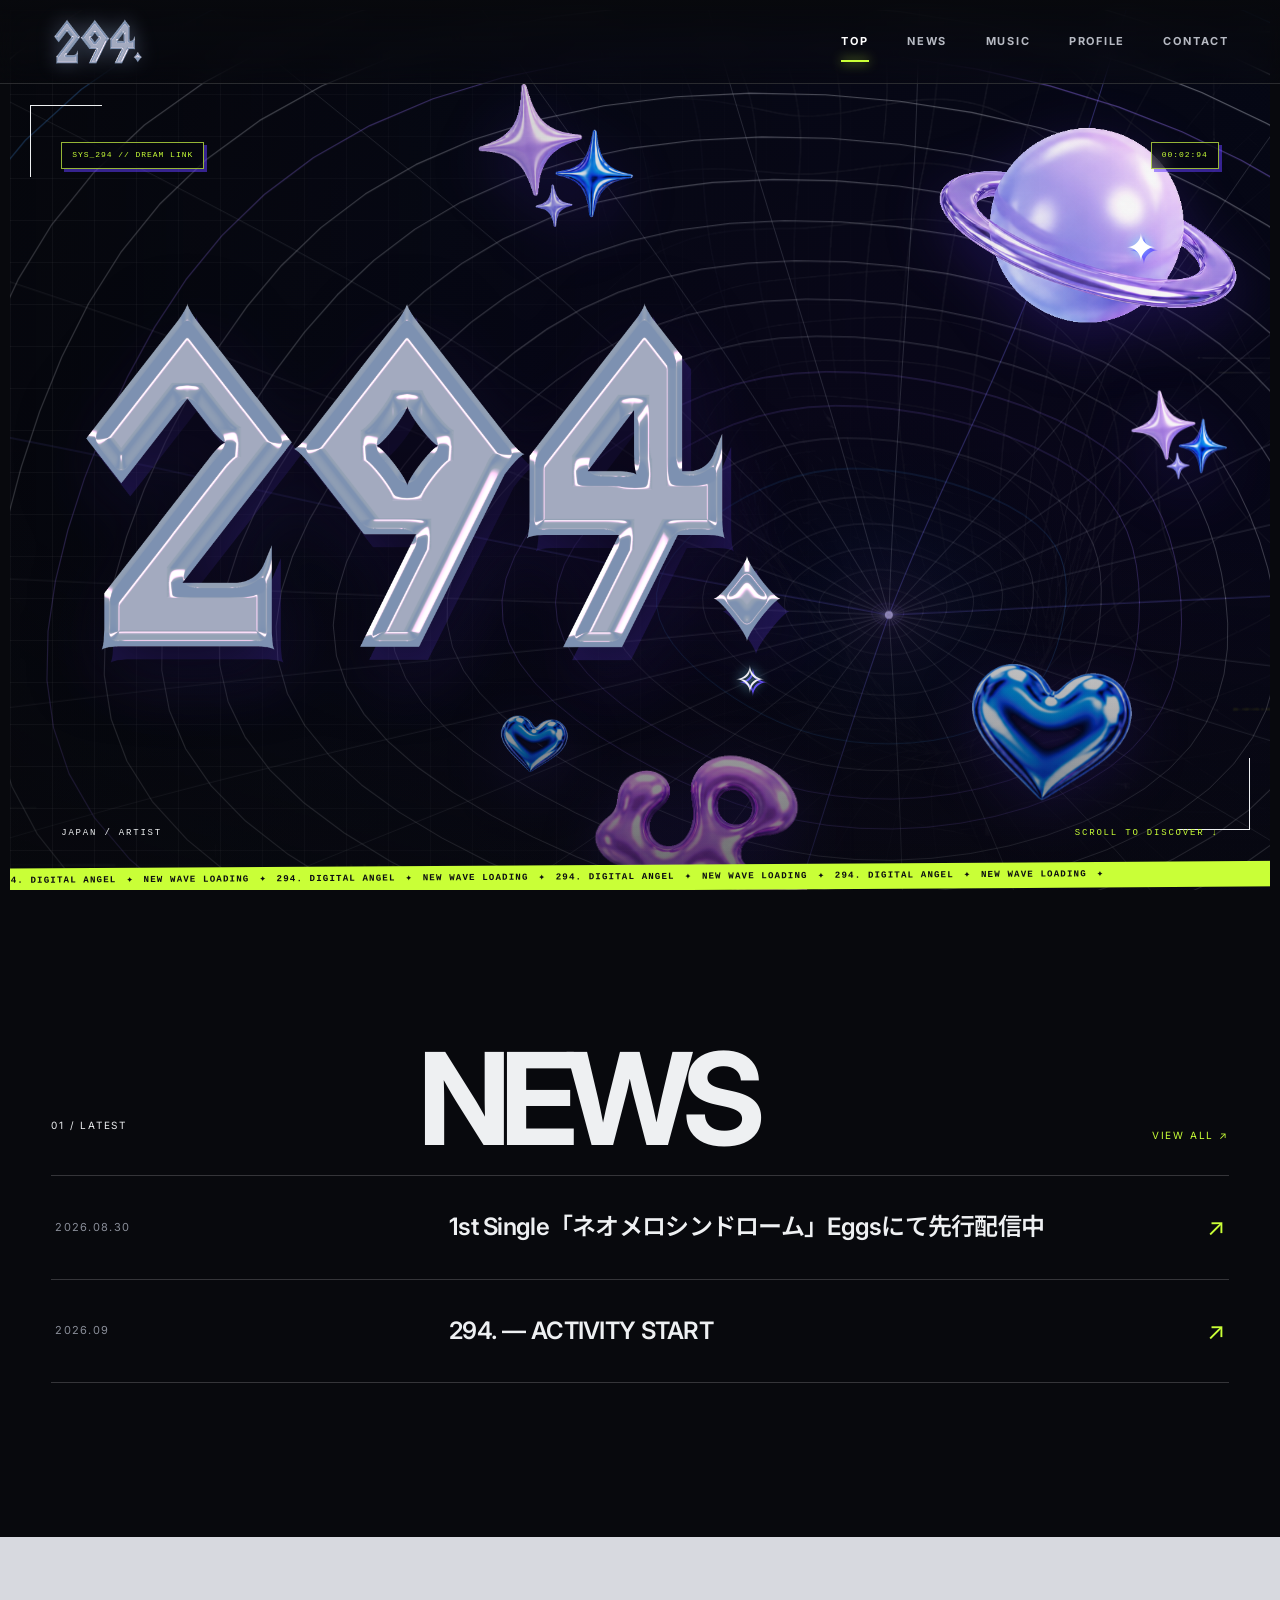
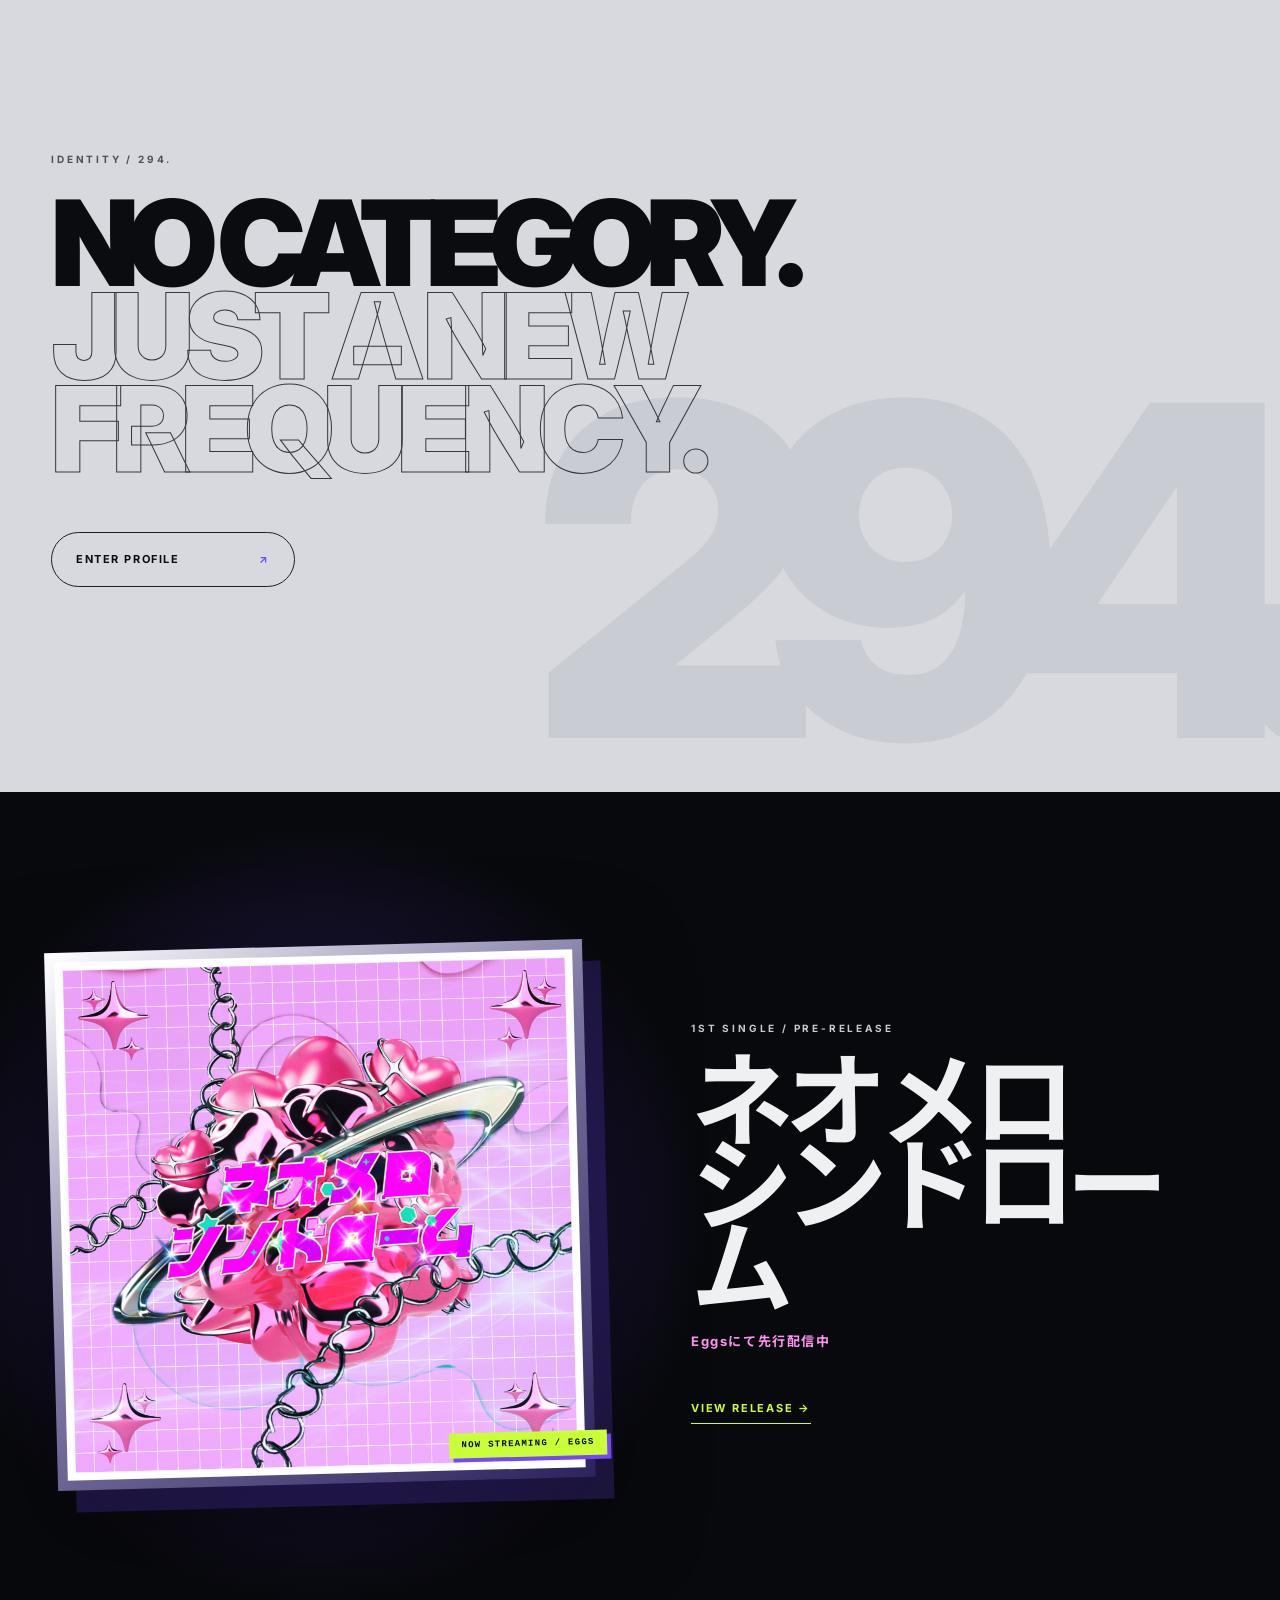
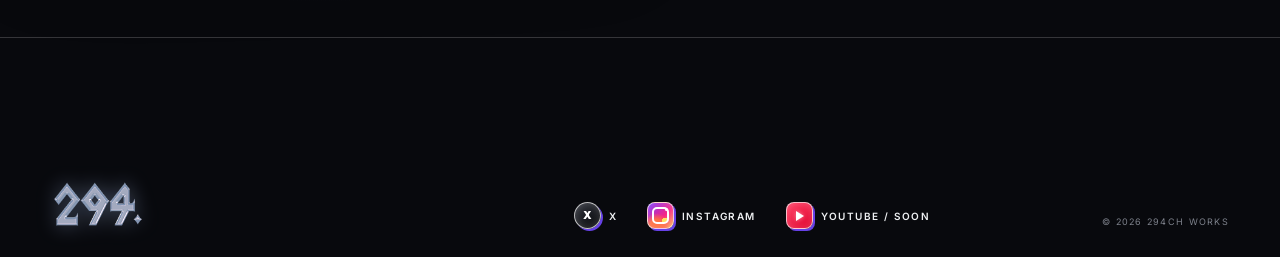
<file: index.html>
<!doctype html>
<html lang="ja" data-page="top">
<head>
  <meta charset="utf-8">
  <meta name="viewport" content="width=device-width,initial-scale=1">
  <meta name="theme-color" content="#08090d">
  <meta name="description" content="アーティスト 294. のオフィシャルサイト。最新情報、音楽、プロフィールはこちら。">
  <title>294. — Official Website</title>
  <meta property="og:title" content="294. — 1st Single『ネオメロシンドローム』">
  <meta property="og:description" content="1st Single『ネオメロシンドローム』Eggsにて先行配信中。">
  <meta property="og:type" content="website">
  <meta property="og:image" content="https://294ch.com/assets/images/og-294-neomero.png">
  <meta name="twitter:card" content="summary_large_image">
  <meta name="twitter:title" content="294. — 1st Single『ネオメロシンドローム』">
  <meta name="twitter:description" content="Eggsにて先行配信中。">
  <meta name="twitter:image" content="https://294ch.com/assets/images/og-294-neomero.png">
  <link rel="stylesheet" href="/assets/site.css?v=20260830-2">
  <script defer src="/assets/site.js?v=20260830-2"></script>
</head>
<body>
  <header class="site-header">
    <a class="wordmark" href="/" aria-label="294. トップへ"><img src="/assets/images/294-logo.png" alt="294."></a>
    <button class="menu-button" type="button" aria-expanded="false" aria-controls="site-nav"><span></span><span></span><span></span><b>MENU</b></button>
    <nav id="site-nav" class="site-nav" aria-label="メインメニュー">
      <a class="active" href="/">TOP</a><a href="/news/">NEWS</a><a href="/discography/">MUSIC</a><a href="/about/">PROFILE</a><a href="/contact/">CONTACT</a>
    </nav>
  </header>

  <main>
    <section class="hero">
      <div class="tunnel-stage">
        <img class="tunnel-texture" src="/assets/images/294-y2k-base-v3.png?v=20260806-9" alt="ワイヤーフレームの無限回廊が続く294.のY2Kキービジュアル">
        <canvas class="tunnel-canvas" aria-hidden="true"></canvas>
      </div>
      <div class="object-stage" aria-hidden="true">
        <span class="object-layer object-planet" data-depth="1.2"></span>
        <span class="object-layer object-heart" data-depth="1.8"></span>
        <span class="object-layer object-stars" data-depth="2.3"></span>
        <span class="object-layer object-blob" data-depth="1.5"></span>
        <span class="object-layer object-heart-mini" data-depth="2.8"></span>
        <span class="object-layer object-stars-mini" data-depth="3.1"></span>
      </div>
      <div class="hero-shade"></div>
      <div class="y2k-layer" aria-hidden="true">
        <span class="pixel-star star-a">✦</span><span class="pixel-star star-b">✧</span>
        <span class="hud-code">SYS_294 // DREAM LINK</span>
        <span class="hud-time">00:02:94</span>
        <span class="corner corner-a"></span><span class="corner corner-b"></span>
      </div>
      <div class="hero-copy">
        <h1 class="hero-logo"><img src="/assets/images/294-logo.png" alt="294."></h1>
      </div>
      <div class="hero-footer"><span>JAPAN / ARTIST</span><a href="#latest">SCROLL TO DISCOVER ↓</a></div>
      <div class="signal-strip" aria-hidden="true"><span>294. DIGITAL ANGEL　✦　NEW WAVE LOADING　✦　294. DIGITAL ANGEL　✦　NEW WAVE LOADING　✦　</span><span>294. DIGITAL ANGEL　✦　NEW WAVE LOADING　✦　294. DIGITAL ANGEL　✦　NEW WAVE LOADING　✦　</span></div>
    </section>

    <section id="latest" class="section latest reveal">
      <div class="section-head"><p>01 / LATEST</p><h2>NEWS</h2><a href="/news/">VIEW ALL ↗</a></div>
      <a class="news-feature" href="/news/#neomero">
        <span class="news-date">2026.08.30</span>
        <span class="news-title">1st Single「ネオメロシンドローム」Eggsにて先行配信中</span>
        <span class="arrow">↗</span>
      </a>
      <a class="news-feature" href="/news/#start">
        <span class="news-date">2026.09</span>
        <span class="news-title">294. — ACTIVITY START</span>
        <span class="arrow">↗</span>
      </a>
    </section>

    <section class="statement reveal">
      <p class="eyebrow">IDENTITY / 294.</p>
      <p class="statement-copy">NO CATEGORY.<br><span>JUST A NEW FREQUENCY.</span></p>
      <a class="pill" href="/about/">ENTER PROFILE <span>↗</span></a>
    </section>

    <section class="music-tease reveal">
      <a class="single-art-card" href="/discography/" aria-label="ネオメロシンドロームの詳細を見る"><img src="/assets/images/neo-melo-syndrome.jpg" alt="1st Single ネオメロシンドローム アートワーク"><span>NOW STREAMING / EGGS</span></a>
      <div><p class="eyebrow">1ST SINGLE / PRE-RELEASE</p><h2>ネオメロ<br>シンドローム</h2><p class="release-status">Eggsにて先行配信中</p><a class="text-link" href="/discography/">VIEW RELEASE →</a></div>
    </section>
  </main>

  <footer class="site-footer"><a class="wordmark" href="/" aria-label="294. トップへ"><img src="/assets/images/294-logo.png" alt="294."></a><div class="footer-links"><a href="https://x.com/294ch_com" target="_blank" rel="noopener"><span class="social-icon social-x" aria-hidden="true">X</span><b>X</b></a><a href="https://www.instagram.com/294ch_com/" target="_blank" rel="noopener"><span class="social-icon social-instagram" aria-hidden="true"></span><b>INSTAGRAM</b></a><a href="#" aria-label="YouTube 準備中"><span class="social-icon social-youtube" aria-hidden="true"></span><b>YOUTUBE / SOON</b></a></div><small>© 2026 294CH WORKS</small></footer>
</body>
</html>
</file>
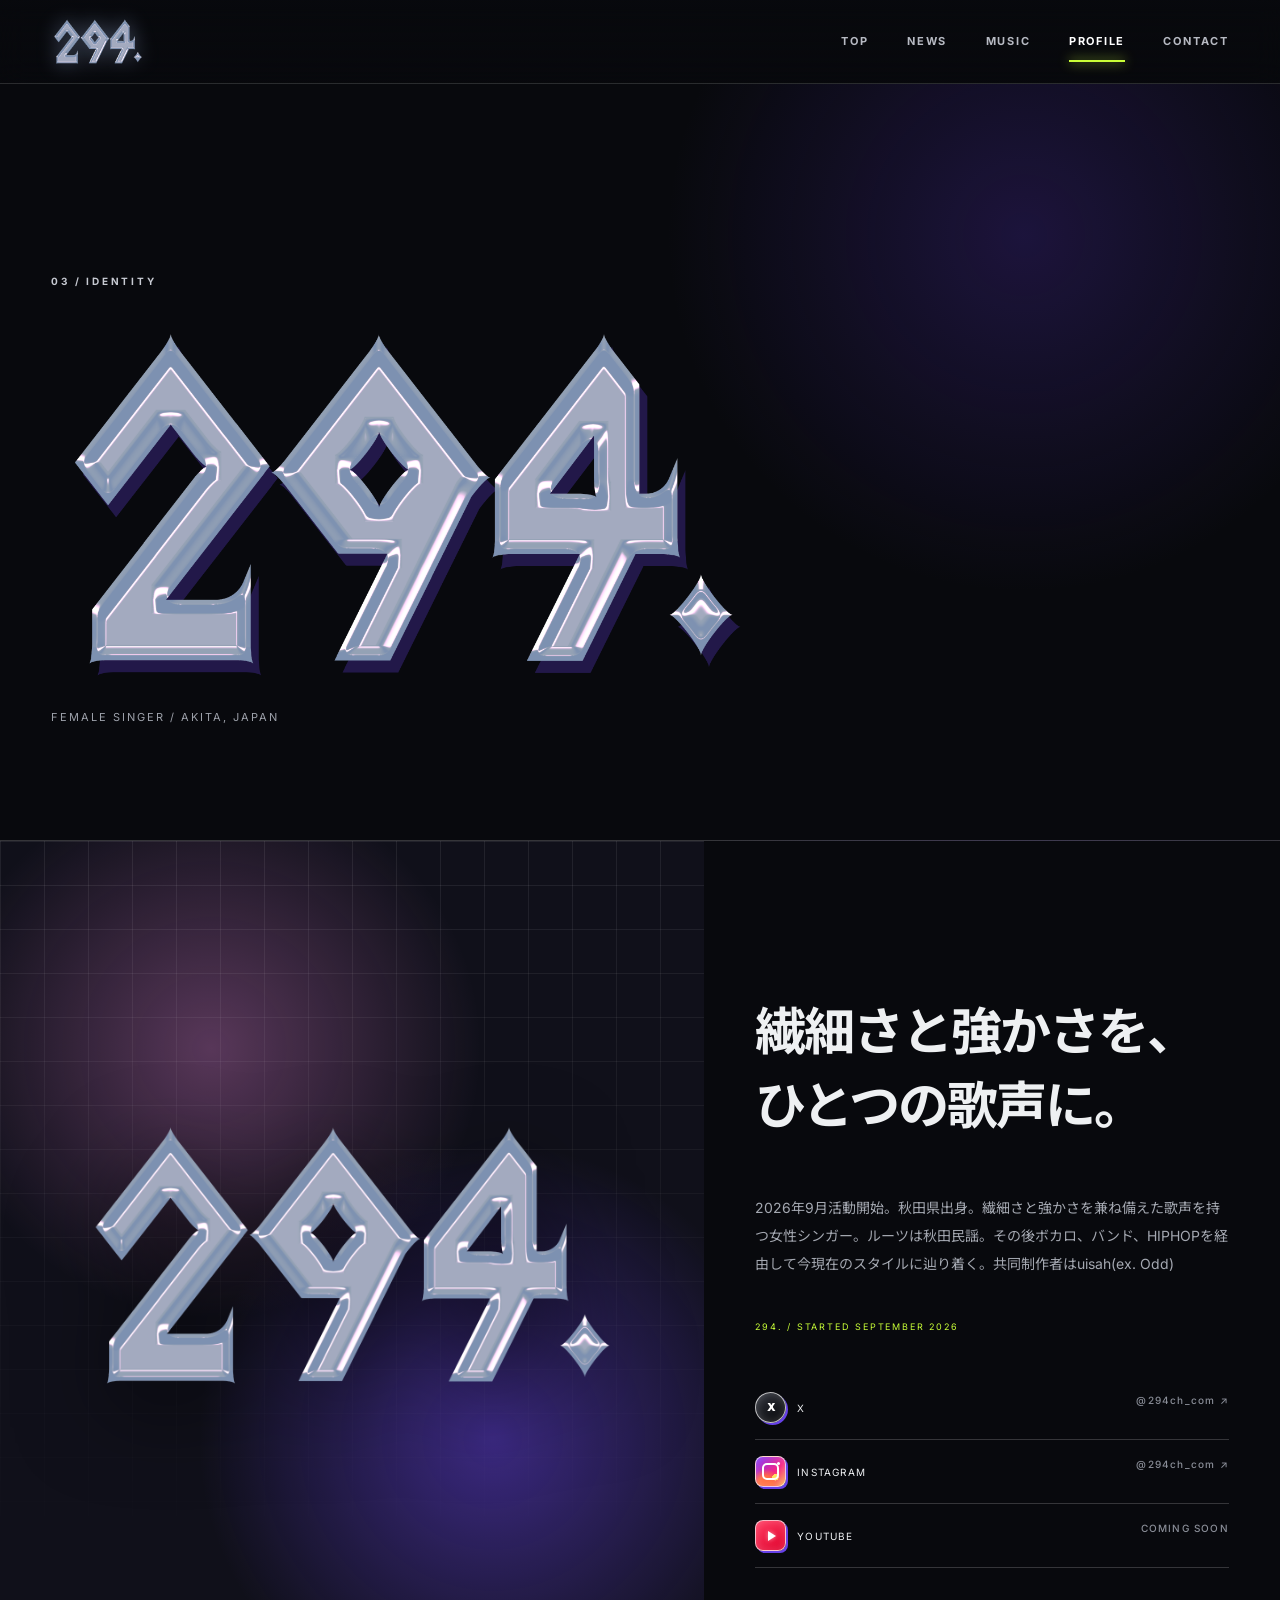
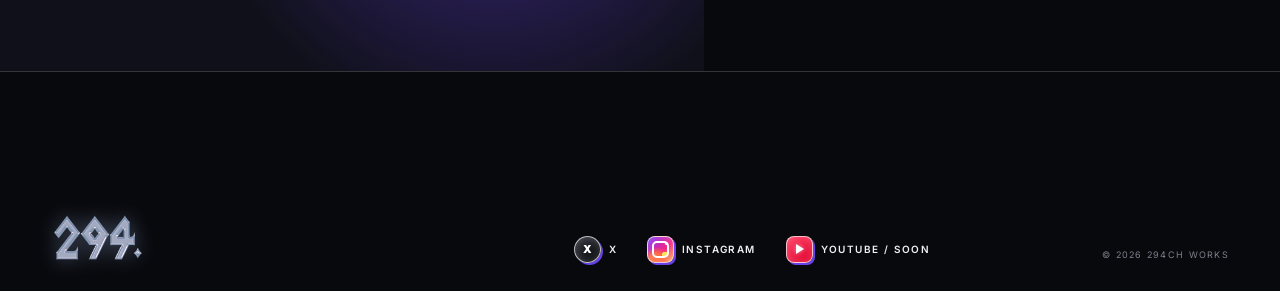
<file: about/index.html>
<!doctype html><html lang="ja" data-page="profile"><head><meta charset="utf-8"><meta name="viewport" content="width=device-width,initial-scale=1"><meta name="theme-color" content="#08090d"><meta name="description" content="2026年9月活動開始。秋田県出身の女性シンガー、294.のプロフィール。"><title>PROFILE — 294.</title><meta property="og:title" content="PROFILE — 294."><meta property="og:description" content="2026年9月活動開始。秋田県出身の女性シンガー、294."><meta property="og:type" content="website"><meta property="og:image" content="https://294ch.com/assets/images/og-294-neomero.png"><meta name="twitter:card" content="summary_large_image"><meta name="twitter:image" content="https://294ch.com/assets/images/og-294-neomero.png"><link rel="stylesheet" href="/assets/site.css?v=20260830-2"><script defer src="/assets/site.js?v=20260830-2"></script></head><body>
<header class="site-header"><a class="wordmark" href="/" aria-label="294. トップへ"><img src="/assets/images/294-logo.png" alt="294."></a><button class="menu-button" type="button" aria-expanded="false" aria-controls="site-nav"><span></span><span></span><span></span><b>MENU</b></button><nav id="site-nav" class="site-nav" aria-label="メインメニュー"><a href="/">TOP</a><a href="/news/">NEWS</a><a href="/discography/">MUSIC</a><a class="active" href="/about/">PROFILE</a><a href="/contact/">CONTACT</a></nav></header>
<main class="subpage"><header class="page-title reveal"><p class="eyebrow">03 / IDENTITY</p><h1 class="profile-logo-title"><img src="/assets/images/294-logo.png" alt="294."></h1><p>FEMALE SINGER / AKITA, JAPAN</p></header><section class="profile-grid reveal"><div class="profile-visual profile-brand-panel"><img src="/assets/images/294-logo.png" alt="294. ロゴ"></div><div class="profile-copy"><p class="lead">繊細さと強かさを、<br>ひとつの歌声に。</p><p>2026年9月活動開始。秋田県出身。繊細さと強かさを兼ね備えた歌声を持つ女性シンガー。ルーツは秋田民謡。その後ボカロ、バンド、HIPHOPを経由して今現在のスタイルに辿り着く。共同制作者はuisah(ex. Odd)</p><p class="profile-note">294. / STARTED SEPTEMBER 2026</p><div class="social-stack"><a href="https://x.com/294ch_com" target="_blank" rel="noopener"><span><i class="social-icon social-x" aria-hidden="true">X</i>X</span><b>@294ch_com ↗</b></a><a href="https://www.instagram.com/294ch_com/" target="_blank" rel="noopener"><span><i class="social-icon social-instagram" aria-hidden="true"></i>INSTAGRAM</span><b>@294ch_com ↗</b></a><a href="#" aria-label="YouTube 準備中"><span><i class="social-icon social-youtube" aria-hidden="true"></i>YOUTUBE</span><b>COMING SOON</b></a></div></div></section></main>
<footer class="site-footer"><a class="wordmark" href="/" aria-label="294. トップへ"><img src="/assets/images/294-logo.png" alt="294."></a><div class="footer-links"><a href="https://x.com/294ch_com" target="_blank" rel="noopener"><span class="social-icon social-x" aria-hidden="true">X</span><b>X</b></a><a href="https://www.instagram.com/294ch_com/" target="_blank" rel="noopener"><span class="social-icon social-instagram" aria-hidden="true"></span><b>INSTAGRAM</b></a><a href="#" aria-label="YouTube 準備中"><span class="social-icon social-youtube" aria-hidden="true"></span><b>YOUTUBE / SOON</b></a></div><small>© 2026 294CH WORKS</small></footer></body></html>
</file>
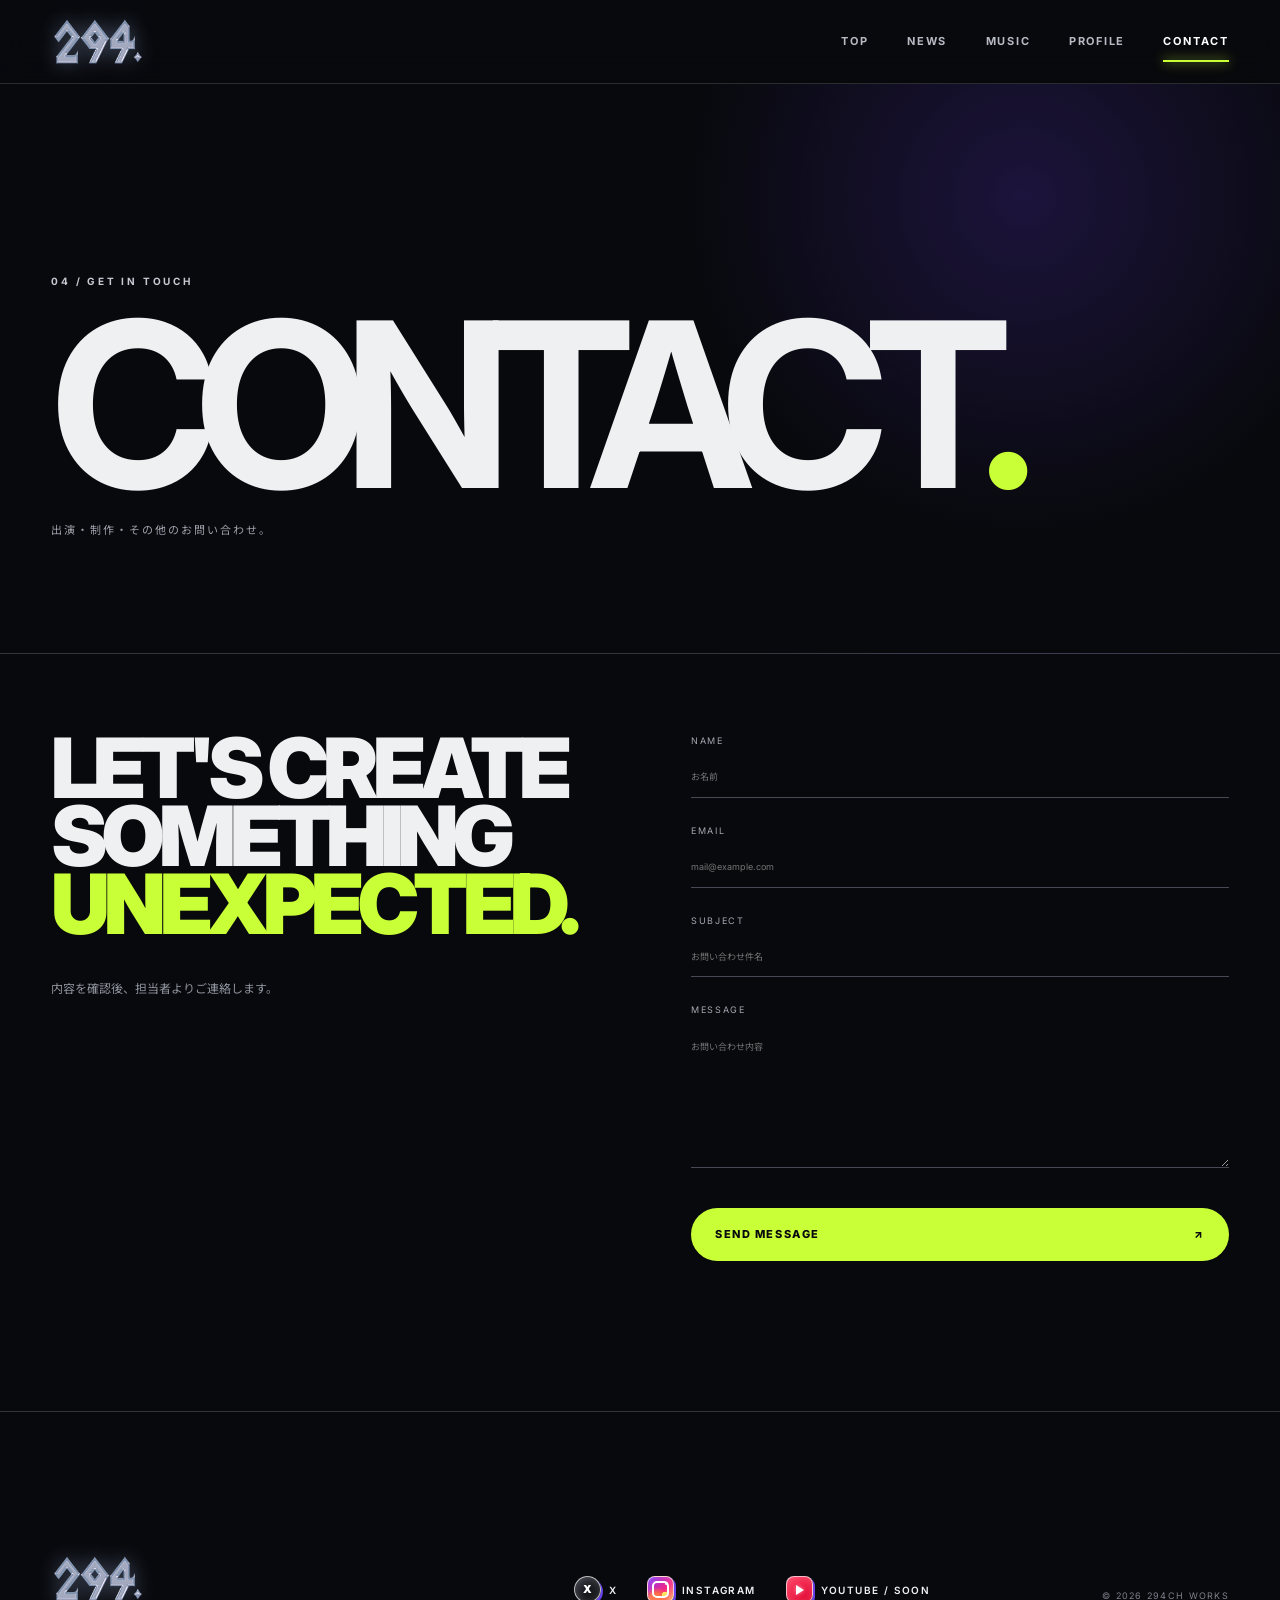
<file: contact/index.html>
<!doctype html><html lang="ja" data-page="contact"><head><meta charset="utf-8"><meta name="viewport" content="width=device-width,initial-scale=1"><meta name="theme-color" content="#08090d"><meta name="description" content="294.へのお問い合わせ。"><title>CONTACT — 294.</title><meta property="og:title" content="CONTACT — 294."><meta property="og:description" content="294.への出演・制作・その他のお問い合わせ。"><meta property="og:type" content="website"><meta property="og:image" content="https://294ch.com/assets/images/og-294-neomero.png"><meta name="twitter:card" content="summary_large_image"><meta name="twitter:image" content="https://294ch.com/assets/images/og-294-neomero.png"><link rel="stylesheet" href="/assets/site.css?v=20260830-2"><script defer src="/assets/site.js?v=20260830-2"></script></head><body>
<header class="site-header"><a class="wordmark" href="/" aria-label="294. トップへ"><img src="/assets/images/294-logo.png" alt="294."></a><button class="menu-button" type="button" aria-expanded="false" aria-controls="site-nav"><span></span><span></span><span></span><b>MENU</b></button><nav id="site-nav" class="site-nav" aria-label="メインメニュー"><a href="/">TOP</a><a href="/news/">NEWS</a><a href="/discography/">MUSIC</a><a href="/about/">PROFILE</a><a class="active" href="/contact/">CONTACT</a></nav></header>
<main class="subpage"><header class="page-title reveal"><p class="eyebrow">04 / GET IN TOUCH</p><h1>CONTACT<span>.</span></h1><p>出演・制作・その他のお問い合わせ。</p></header><section class="contact-layout reveal"><div><p class="contact-lead">LET'S CREATE<br>SOMETHING<br><i>UNEXPECTED.</i></p><p>内容を確認後、担当者よりご連絡します。</p></div><form class="contact-form" action="https://formspree.io/f/mzdawpqn" method="post"><input type="hidden" name="_subject" value="[294.] CONTACT"><label>NAME <input name="name" autocomplete="name" required placeholder="お名前"></label><label>EMAIL <input type="email" name="email" autocomplete="email" required placeholder="mail@example.com"></label><label>SUBJECT <input name="subject" required placeholder="お問い合わせ件名"></label><label>MESSAGE <textarea name="message" required placeholder="お問い合わせ内容"></textarea></label><button type="submit">SEND MESSAGE <span>↗</span></button></form></section></main>
<footer class="site-footer"><a class="wordmark" href="/" aria-label="294. トップへ"><img src="/assets/images/294-logo.png" alt="294."></a><div class="footer-links"><a href="https://x.com/294ch_com" target="_blank" rel="noopener"><span class="social-icon social-x" aria-hidden="true">X</span><b>X</b></a><a href="https://www.instagram.com/294ch_com/" target="_blank" rel="noopener"><span class="social-icon social-instagram" aria-hidden="true"></span><b>INSTAGRAM</b></a><a href="#" aria-label="YouTube 準備中"><span class="social-icon social-youtube" aria-hidden="true"></span><b>YOUTUBE / SOON</b></a></div><small>© 2026 294CH WORKS</small></footer></body></html>
</file>
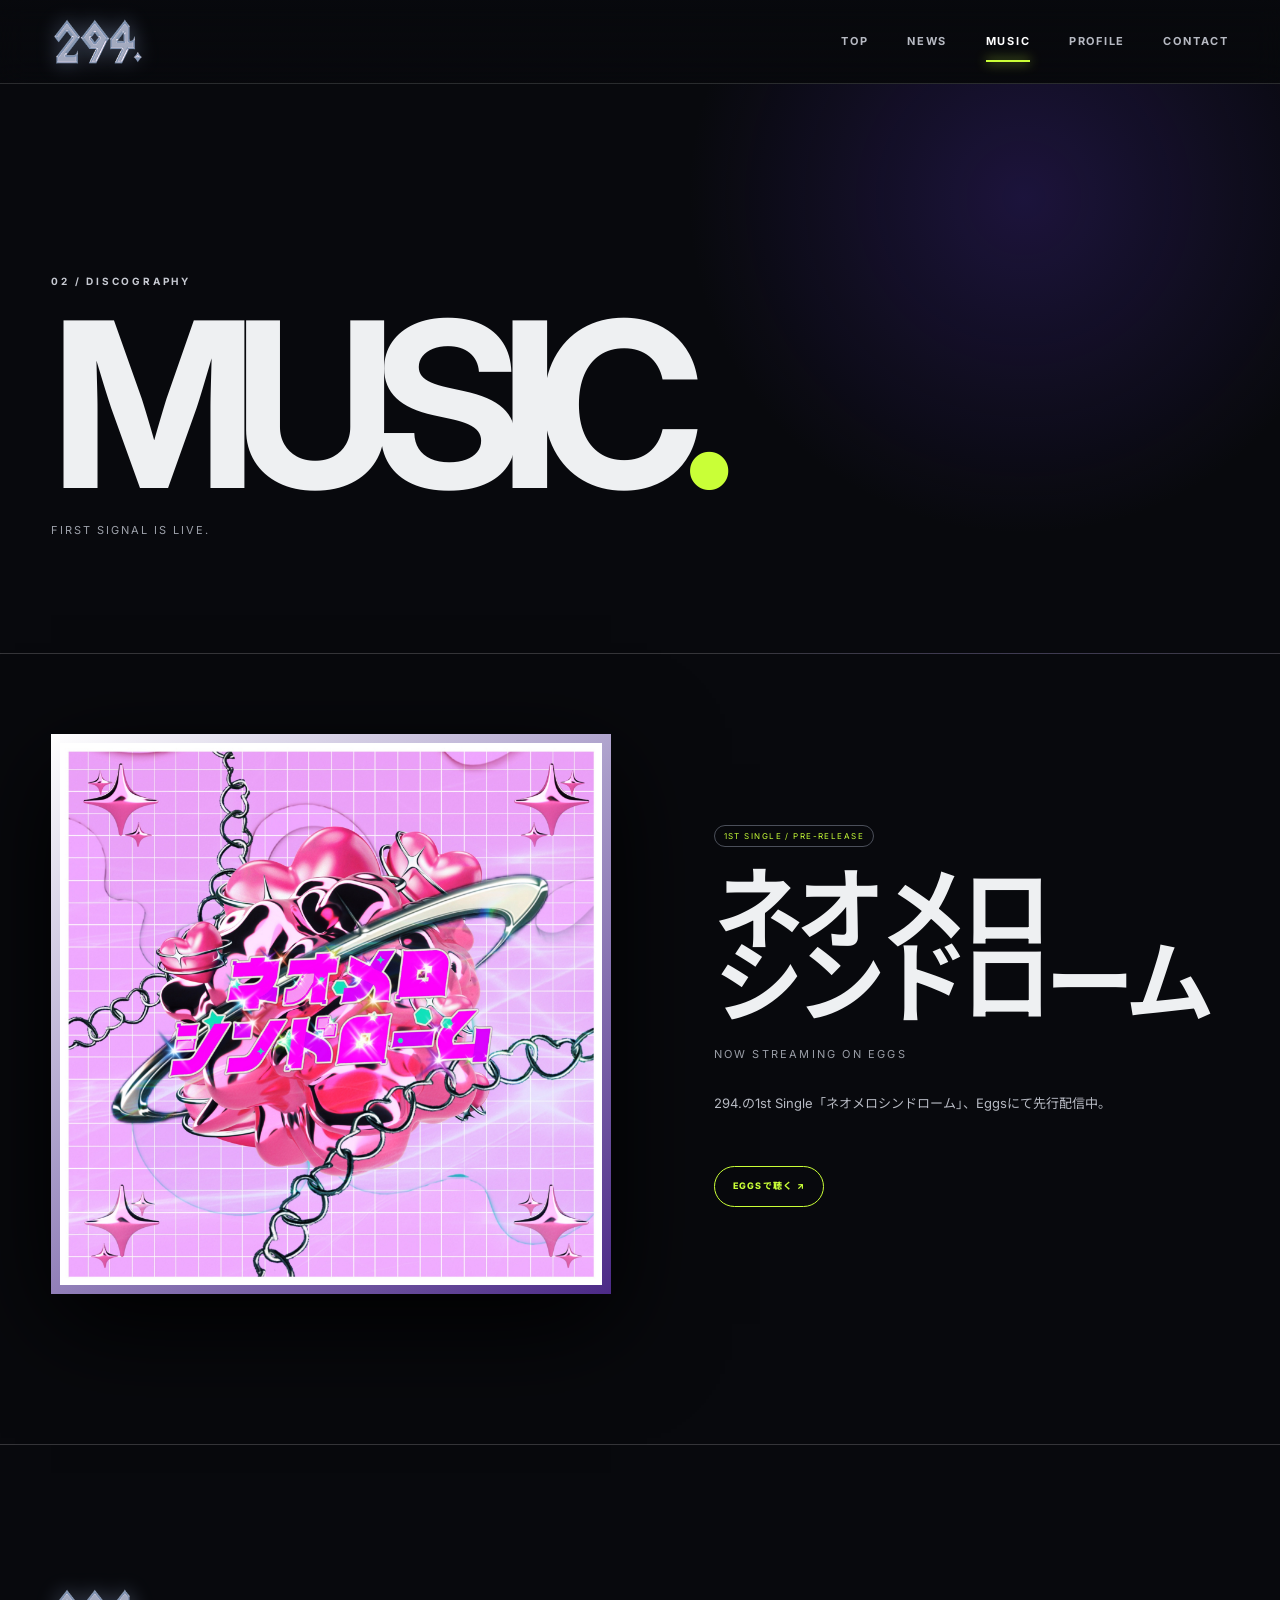
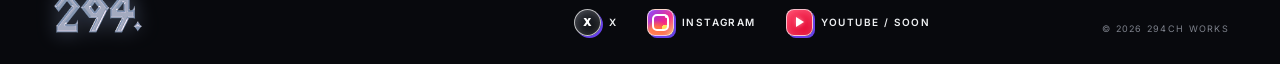
<file: discography/index.html>
<!doctype html><html lang="ja" data-page="music"><head><meta charset="utf-8"><meta name="viewport" content="width=device-width,initial-scale=1"><meta name="theme-color" content="#08090d"><meta name="description" content="294. 1st Single『ネオメロシンドローム』Eggsにて先行配信中。"><title>ネオメロシンドローム — 294.</title><meta property="og:title" content="1st Single『ネオメロシンドローム』— 294."><meta property="og:description" content="Eggsにて先行配信中。"><meta property="og:type" content="music.song"><meta property="og:image" content="https://294ch.com/assets/images/og-294-neomero.png"><meta name="twitter:card" content="summary_large_image"><meta name="twitter:image" content="https://294ch.com/assets/images/og-294-neomero.png"><link rel="stylesheet" href="/assets/site.css?v=20260830-2"><script defer src="/assets/site.js?v=20260830-2"></script></head><body>
<header class="site-header"><a class="wordmark" href="/" aria-label="294. トップへ"><img src="/assets/images/294-logo.png" alt="294."></a><button class="menu-button" type="button" aria-expanded="false" aria-controls="site-nav"><span></span><span></span><span></span><b>MENU</b></button><nav id="site-nav" class="site-nav" aria-label="メインメニュー"><a href="/">TOP</a><a href="/news/">NEWS</a><a class="active" href="/discography/">MUSIC</a><a href="/about/">PROFILE</a><a href="/contact/">CONTACT</a></nav></header>
<main class="subpage"><header class="page-title reveal"><p class="eyebrow">02 / DISCOGRAPHY</p><h1>MUSIC<span>.</span></h1><p>FIRST SIGNAL IS LIVE.</p></header><section class="release-hero reveal"><div class="release-art release-cover"><img src="/assets/images/neo-melo-syndrome.jpg" alt="ネオメロシンドローム アートワーク"></div><div class="release-info"><span class="chip">1ST SINGLE / PRE-RELEASE</span><h2>ネオメロ<br>シンドローム</h2><p>NOW STREAMING ON EGGS</p><p class="release-description">294.の1st Single「ネオメロシンドローム」、Eggsにて先行配信中。</p><div class="platforms"><a href="https://eggs.mu/home?en=294ch" target="_blank" rel="noopener">EGGSで聴く ↗</a></div></div></section></main>
<footer class="site-footer"><a class="wordmark" href="/" aria-label="294. トップへ"><img src="/assets/images/294-logo.png" alt="294."></a><div class="footer-links"><a href="https://x.com/294ch_com" target="_blank" rel="noopener"><span class="social-icon social-x" aria-hidden="true">X</span><b>X</b></a><a href="https://www.instagram.com/294ch_com/" target="_blank" rel="noopener"><span class="social-icon social-instagram" aria-hidden="true"></span><b>INSTAGRAM</b></a><a href="#" aria-label="YouTube 準備中"><span class="social-icon social-youtube" aria-hidden="true"></span><b>YOUTUBE / SOON</b></a></div><small>© 2026 294CH WORKS</small></footer></body></html>
</file>
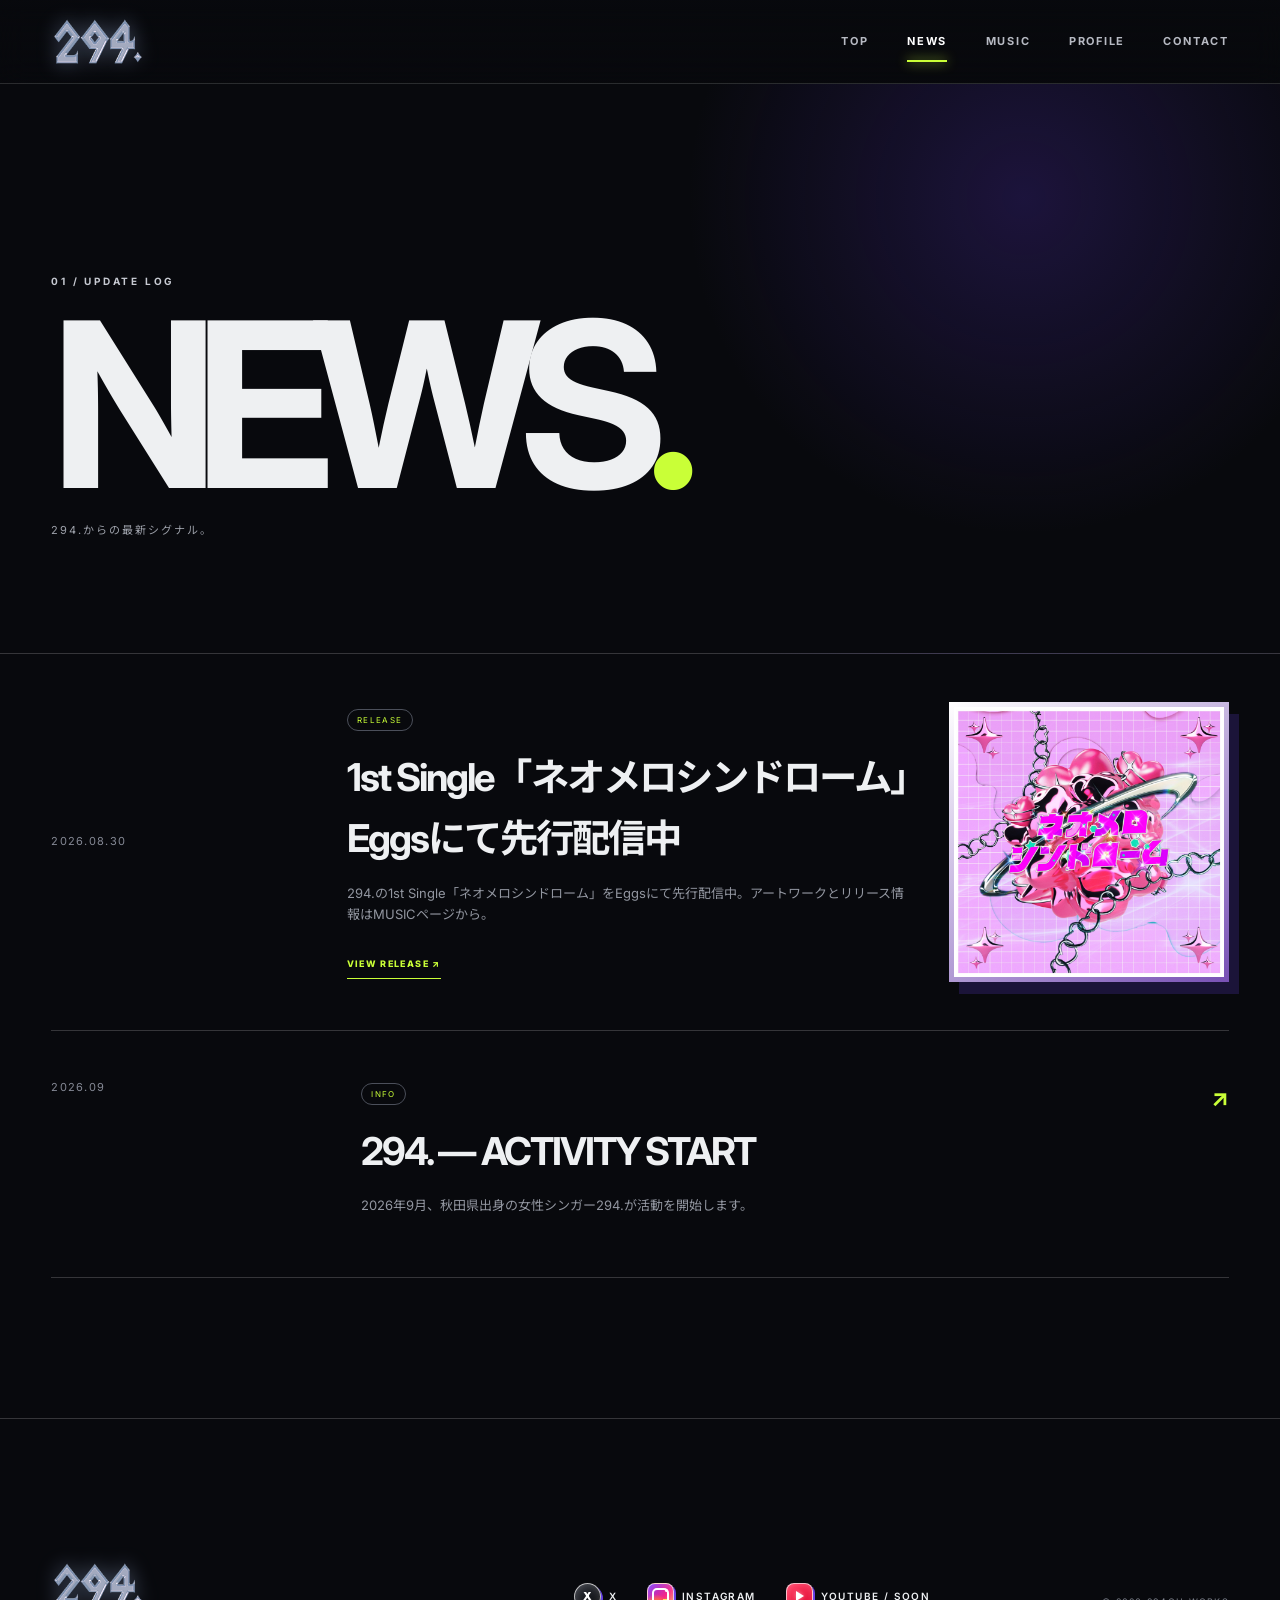
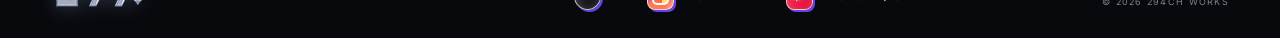
<file: news/index.html>
<!doctype html><html lang="ja" data-page="news"><head><meta charset="utf-8"><meta name="viewport" content="width=device-width,initial-scale=1"><meta name="theme-color" content="#08090d"><meta name="description" content="294.の最新ニュース。1st Single『ネオメロシンドローム』Eggsにて先行配信中。"><title>NEWS — 294.</title><meta property="og:title" content="NEWS — 294."><meta property="og:description" content="1st Single『ネオメロシンドローム』Eggsにて先行配信中。"><meta property="og:type" content="website"><meta property="og:image" content="https://294ch.com/assets/images/og-294-neomero.png"><meta name="twitter:card" content="summary_large_image"><meta name="twitter:image" content="https://294ch.com/assets/images/og-294-neomero.png"><link rel="stylesheet" href="/assets/site.css?v=20260830-2"><script defer src="/assets/site.js?v=20260830-2"></script></head><body>
<header class="site-header"><a class="wordmark" href="/" aria-label="294. トップへ"><img src="/assets/images/294-logo.png" alt="294."></a><button class="menu-button" type="button" aria-expanded="false" aria-controls="site-nav"><span></span><span></span><span></span><b>MENU</b></button><nav id="site-nav" class="site-nav" aria-label="メインメニュー"><a href="/">TOP</a><a class="active" href="/news/">NEWS</a><a href="/discography/">MUSIC</a><a href="/about/">PROFILE</a><a href="/contact/">CONTACT</a></nav></header>
<main class="subpage"><header class="page-title reveal"><p class="eyebrow">01 / UPDATE LOG</p><h1>NEWS<span>.</span></h1><p>294.からの最新シグナル。</p></header><section class="news-list reveal"><article id="neomero" class="news-row news-release"><time>2026.08.30</time><div><span class="chip">RELEASE</span><h2>1st Single「ネオメロシンドローム」Eggsにて先行配信中</h2><p>294.の1st Single「ネオメロシンドローム」をEggsにて先行配信中。アートワークとリリース情報はMUSICページから。</p><a class="news-cta" href="/discography/">VIEW RELEASE ↗</a></div><img src="/assets/images/neo-melo-syndrome.jpg" alt="ネオメロシンドローム アートワーク"></article><article id="start" class="news-row"><time>2026.09</time><div><span class="chip">INFO</span><h2>294. — ACTIVITY START</h2><p>2026年9月、秋田県出身の女性シンガー294.が活動を開始します。</p></div><b>↗</b></article></section></main>
<footer class="site-footer"><a class="wordmark" href="/" aria-label="294. トップへ"><img src="/assets/images/294-logo.png" alt="294."></a><div class="footer-links"><a href="https://x.com/294ch_com" target="_blank" rel="noopener"><span class="social-icon social-x" aria-hidden="true">X</span><b>X</b></a><a href="https://www.instagram.com/294ch_com/" target="_blank" rel="noopener"><span class="social-icon social-instagram" aria-hidden="true"></span><b>INSTAGRAM</b></a><a href="#" aria-label="YouTube 準備中"><span class="social-icon social-youtube" aria-hidden="true"></span><b>YOUTUBE / SOON</b></a></div><small>© 2026 294CH WORKS</small></footer></body></html>
</file>
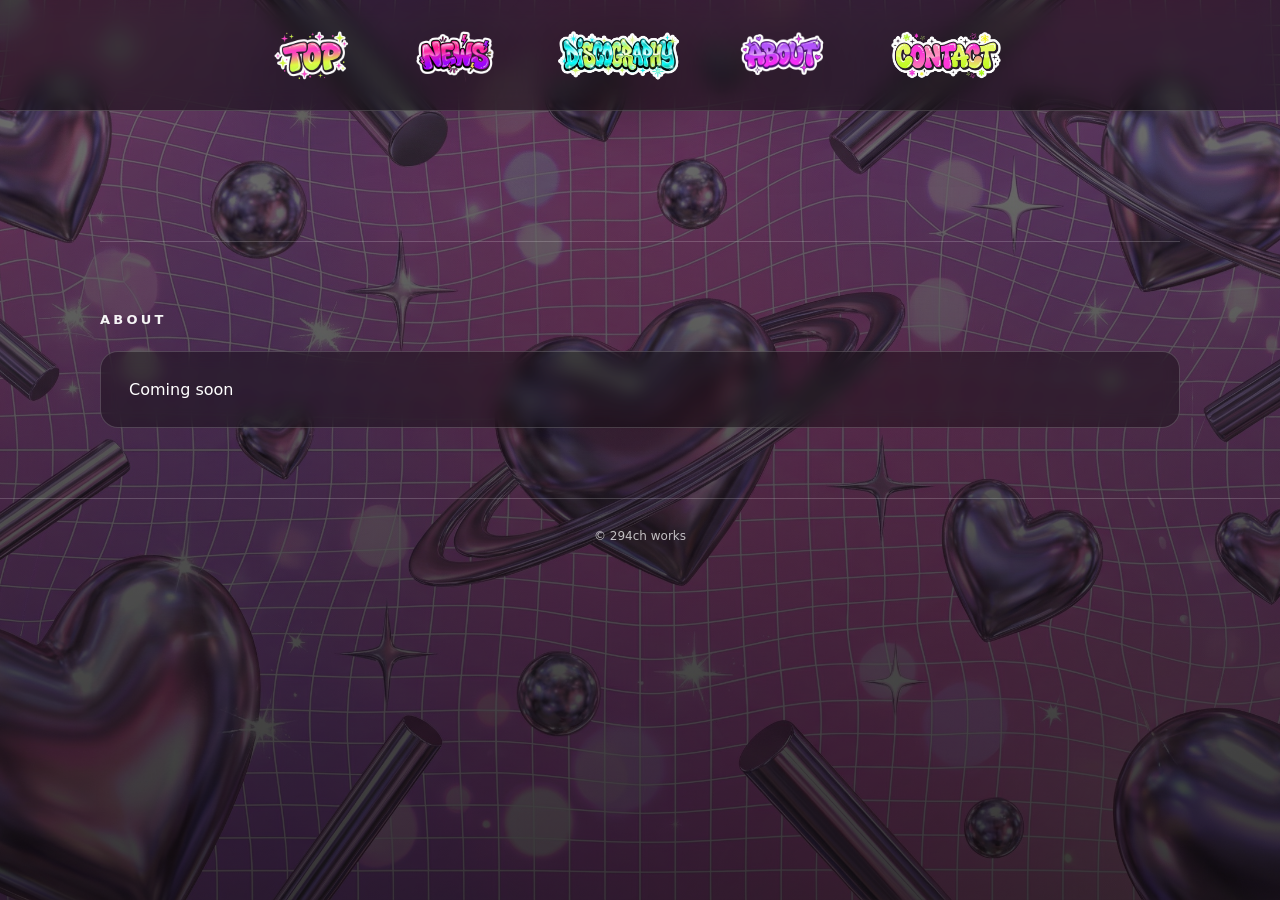
<file: about.html>
<!doctype html>
<html lang="ja">
<head>
<meta charset="utf-8">
<meta name="viewport" content="width=device-width, initial-scale=1">
<title>ABOUT | 294.</title>
<link rel="icon" type="image/png" href="294_logo_White_AI_data_0226-removebg-preview.png">

<style>
*{margin:0;padding:0;box-sizing:border-box}
:root{--fg:#fff;--muted:rgba(255,255,255,.72);--line:rgba(255,255,255,.18);--soft:rgba(255,255,255,.10)}
body{color:var(--fg);font-family:ui-sans-serif,system-ui,-apple-system,"Hiragino Kaku Gothic ProN","Noto Sans JP",sans-serif;background:url("bg.png") center/cover no-repeat fixed}
a{color:inherit;text-decoration:none}
.container{max-width:1120px;margin:0 auto;padding:0 20px}
.bg-dim{min-height:100vh;background:linear-gradient(to bottom, rgba(0,0,0,.55), rgba(0,0,0,.78))}
.page-dim{position:fixed;inset:0;background:rgba(0,0,0,.22);opacity:0;transition:opacity .18s ease;pointer-events:none;z-index:9}
body.nav-hover .page-dim{opacity:1}

header{position:sticky;top:0;z-index:10;background:rgba(0,0,0,.45);backdrop-filter:blur(10px);border-bottom:1px solid var(--line)}
.header-inner{display:flex;justify-content:center;align-items:center;height:110px}

nav{display:flex;justify-content:center;gap:40px;align-items:center}
nav a{display:inline-flex;align-items:center;padding:10px 6px;transition:transform .22s ease, opacity .22s ease, filter .22s ease;transform:translateZ(0);position:relative;z-index:10}
.nav-sticker{
  height:90px;
  width:auto;
  display:block;
  filter:drop-shadow(0 20px 40px rgba(0,0,0,.65));
  transition:transform .22s ease, filter .22s ease;
}

/* ★ ABOUTだけ視覚補正（8%拡大） */
nav a[aria-label="ABOUT"] .nav-sticker{
  transform:scale(1.10);
  transform-origin:center;
}

@media (hover:hover) and (pointer:fine){
  nav:hover a{opacity:.25;filter:brightness(.78)}
  nav a:hover{opacity:1;filter:brightness(1);transform:scale(1.55);z-index:11}
  nav a:hover .nav-sticker{filter:drop-shadow(0 28px 55px rgba(0,0,0,.78))}
  nav a:active{transform:scale(1.42)}
}
@media (max-width:560px){
  .header-inner{height:88px}
  nav{width:100%;justify-content:center;gap:10px;overflow:hidden}
  nav a{padding:8px 0;flex:0 0 auto;justify-content:center;transform:none !important}
  .nav-sticker{height:56px}
}

.hero-mini{padding:90px 0 40px}
.section{padding:70px 0;border-top:1px solid var(--line)}
.section h2{font-size:13px;letter-spacing:.25em;margin-bottom:24px;opacity:.95}
.card{border:1px solid var(--line);background:rgba(0,0,0,.35);backdrop-filter:blur(8px);padding:28px;border-radius:18px}
footer{border-top:1px solid var(--line);padding:30px 0;font-size:12px;color:var(--muted);text-align:center}

.sns{
  margin-top:18px;
  display:flex;
  gap:12px;
  justify-content:center;
  flex-wrap:wrap;
}
.sns a{
  width:46px;
  height:46px;
  border-radius:999px;
  border:1px solid var(--line);
  background:rgba(0,0,0,.22);
  display:inline-flex;
  align-items:center;
  justify-content:center;
  transition:transform .18s ease, background .18s ease, opacity .18s ease;
}
.sns a:hover{transform:scale(1.08); background:var(--soft)}
.sns svg{width:22px;height:22px;fill:#fff;opacity:.92}
.sns a:focus-visible{outline:2px solid rgba(255,255,255,.45); outline-offset:3px}
</style>
</head>

<body>
<div class="page-dim" aria-hidden="true"></div>
<div class="bg-dim">

<header>
  <div class="container header-inner">
    <nav aria-label="Site navigation">
      <a href="index.html" aria-label="TOP"><img class="nav-sticker" src="top_touka.png" alt="TOP"></a>
      <a href="news.html" aria-label="NEWS"><img class="nav-sticker" src="news_touka.png" alt="NEWS"></a>
      <a href="discography.html" aria-label="DISCOGRAPHY"><img class="nav-sticker" src="discography_touka.png" alt="DISCOGRAPHY"></a>
      <a href="about.html" aria-label="ABOUT"><img class="nav-sticker" src="about_touka.png" alt="ABOUT"></a>
      <a href="contact.html" aria-label="CONTACT"><img class="nav-sticker" src="contact_touka.png" alt="CONTACT"></a>
    </nav>
  </div>
</header>

<main class="container">
  <section class="hero-mini"></section>

  <section class="section">
    <h2>ABOUT</h2>
    <div class="card">
      Coming soon
    </div>
  </section>
</main>

<footer>© 294ch works</footer>
</div>

<script>
const body = document.body;
const nav = document.querySelector("header nav");
if (nav) {
  nav.addEventListener("mouseenter", ()=> body.classList.add("nav-hover"));
  nav.addEventListener("mouseleave", ()=> body.classList.remove("nav-hover"));
  nav.addEventListener("focusin", ()=> body.classList.add("nav-hover"));
  nav.addEventListener("focusout", (e)=>{
    if(!nav.contains(e.relatedTarget)) body.classList.remove("nav-hover");
  });
}
</script>
</body>
</html>
</file>
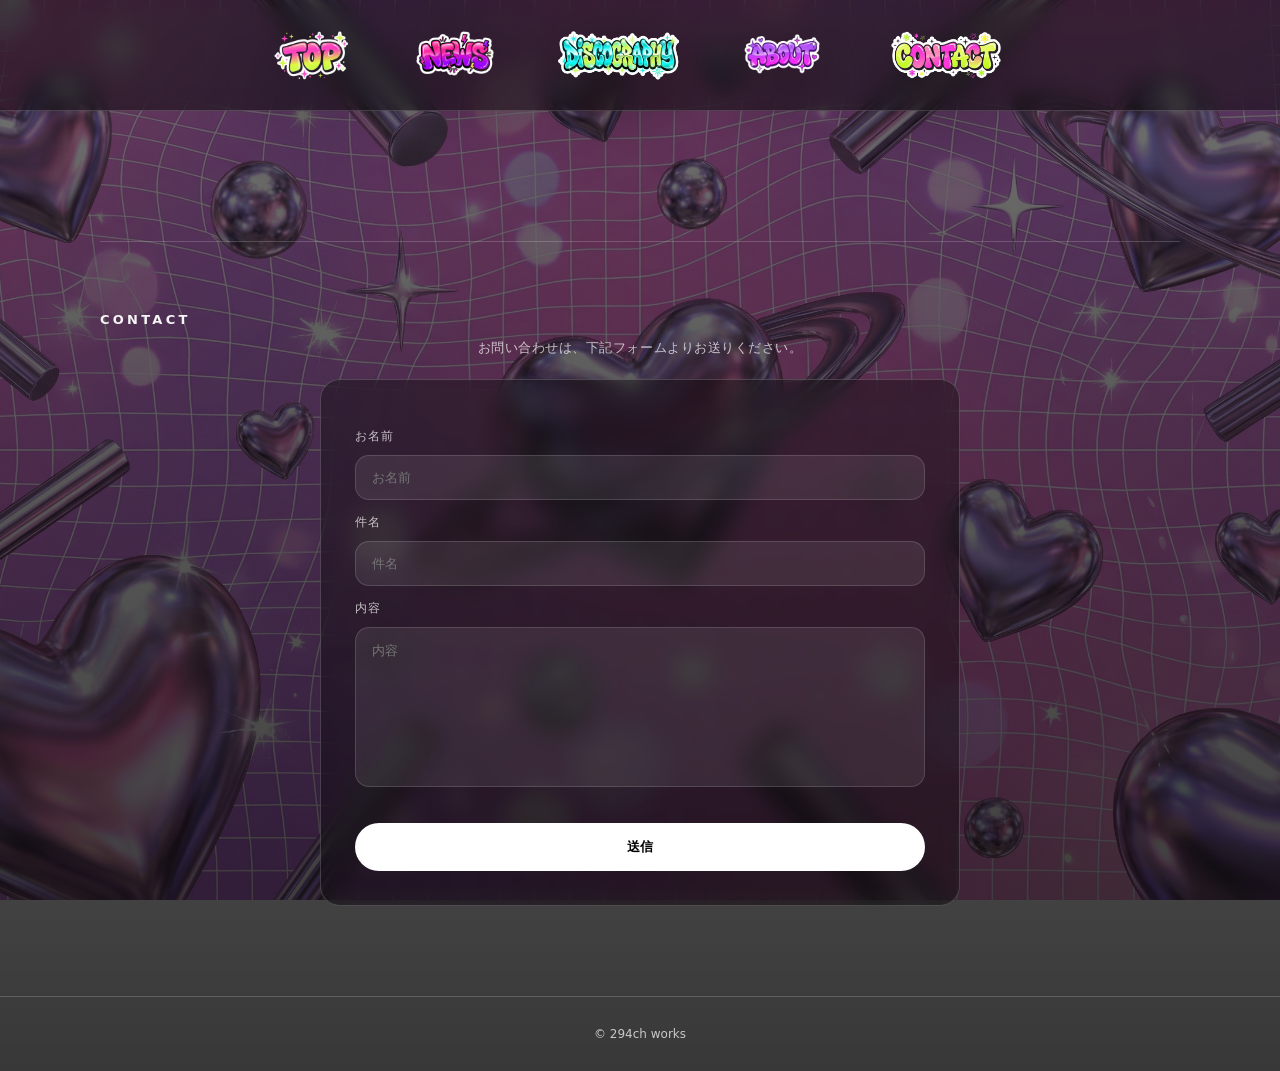
<file: contact.html>
<!doctype html>
<html lang="ja">
<head>
<meta charset="utf-8">
<meta name="viewport" content="width=device-width, initial-scale=1">
<title>CONTACT | 294.</title>
<link rel="icon" type="image/png" href="294_logo_White_AI_data_0226-removebg-preview.png">

<script src="https://challenges.cloudflare.com/turnstile/v0/api.js" async defer></script>

<style>
*{margin:0;padding:0;box-sizing:border-box}
:root{--fg:#fff;--muted:rgba(255,255,255,.72);--line:rgba(255,255,255,.18);--soft:rgba(255,255,255,.10)}
body{color:var(--fg);font-family:ui-sans-serif,system-ui,-apple-system,"Hiragino Kaku Gothic ProN","Noto Sans JP",sans-serif;background:url("bg.png") center/cover no-repeat fixed}
a{color:inherit;text-decoration:none}
.container{max-width:1120px;margin:0 auto;padding:0 20px}
.bg-dim{min-height:100vh;background:linear-gradient(to bottom, rgba(0,0,0,.55), rgba(0,0,0,.78))}
.page-dim{position:fixed;inset:0;background:rgba(0,0,0,.22);opacity:0;transition:opacity .18s ease;pointer-events:none;z-index:9}
body.nav-hover .page-dim{opacity:1}

header{position:sticky;top:0;z-index:10;background:rgba(0,0,0,.45);backdrop-filter:blur(10px);border-bottom:1px solid var(--line)}
.header-inner{display:flex;justify-content:center;align-items:center;height:110px}

nav{display:flex;justify-content:center;gap:40px;align-items:center}
nav a{display:inline-flex;align-items:center;padding:10px 6px;transition:transform .22s ease, opacity .22s ease, filter .22s ease;transform:translateZ(0);position:relative;z-index:10}
.nav-sticker{height:90px;width:auto;display:block;filter:drop-shadow(0 20px 40px rgba(0,0,0,.65));transition:transform .22s ease, filter .22s ease}
@media (hover:hover) and (pointer:fine){
  nav:hover a{opacity:.25;filter:brightness(.78)}
  nav a:hover{opacity:1;filter:brightness(1);transform:scale(1.55);z-index:11}
  nav a:hover .nav-sticker{filter:drop-shadow(0 28px 55px rgba(0,0,0,.78))}
  nav a:active{transform:scale(1.42)}
}
@media (max-width:560px){
  .header-inner{height:88px}
  nav{width:100%;justify-content:center;gap:10px;overflow:hidden}
  nav a{padding:8px 0;flex:0 0 auto;justify-content:center;transform:none !important}
  .nav-sticker{height:56px}
}

/* contact */
.hero-mini{padding:90px 0 40px}
.section{padding:70px 0 90px;border-top:1px solid var(--line)}
.section h2{font-size:13px;letter-spacing:.25em;margin-bottom:12px;opacity:.95}

.contact-lead{text-align:center;font-size:13px;color:var(--muted);margin:0 0 22px;letter-spacing:.04em}

.form-wrap{display:flex;justify-content:center}
.form-box{
  width:100%;
  max-width:640px;
  border:1px solid var(--line);
  background:rgba(0,0,0,.35);
  backdrop-filter:blur(10px);
  padding:34px;
  border-radius:20px;
}

label{display:block;margin-top:14px;font-size:12px;color:var(--muted);letter-spacing:.08em}
input,textarea{
  width:100%;
  padding:14px 16px;
  margin-top:10px;
  border-radius:14px;
  border:1px solid rgba(255,255,255,.14);
  background:rgba(255,255,255,.08);
  color:#fff;
  outline:none;
}
input:focus,textarea:focus{border-color:rgba(255,255,255,.32);background:rgba(255,255,255,.10)}
textarea{min-height:160px;resize:none}

.turnstile-wrap{margin-top:16px}

button{
  width:100%;
  margin-top:16px;
  height:48px;
  border:none;
  border-radius:999px;
  background:#fff;
  color:#000;
  font-weight:800;
  cursor:pointer;
  transition:transform .18s ease;
}
button:hover{transform:scale(1.06)}
footer{border-top:1px solid var(--line);padding:30px 0;font-size:12px;color:var(--muted);text-align:center}
</style>
</head>

<body>
<div class="page-dim" aria-hidden="true"></div>
<div class="bg-dim">

<header>
  <div class="container header-inner">
    <nav aria-label="Site navigation">
      <a href="index.html" aria-label="TOP"><img class="nav-sticker" src="top_touka.png" alt="TOP"></a>
      <a href="news.html" aria-label="NEWS"><img class="nav-sticker" src="news_touka.png" alt="NEWS"></a>
      <a href="discography.html" aria-label="DISCOGRAPHY"><img class="nav-sticker" src="discography_touka.png" alt="DISCOGRAPHY"></a>
      <a href="about.html" aria-label="ABOUT"><img class="nav-sticker" src="about_touka.png" alt="ABOUT"></a>
      <a href="contact.html" aria-label="CONTACT"><img class="nav-sticker" src="contact_touka.png" alt="CONTACT"></a>
    </nav>
  </div>
</header>

<main class="container">
  <section class="hero-mini"></section>

  <section class="section">
    <h2>CONTACT</h2>
    <p class="contact-lead">お問い合わせは、下記フォームよりお送りください。</p>

    <div class="form-wrap">
      <div class="form-box">
        <form action="https://formspree.io/f/mzdawpqn" method="POST">
          <input type="hidden" name="_subject" value="[294CH] CONTACT">
          <input type="hidden" name="_next" value="/contact.html?sent=1">

          <label for="name">お名前</label>
          <input id="name" type="text" name="name" placeholder="お名前" required autocomplete="name">

          <label for="subject">件名</label>
          <input id="subject" type="text" name="subject" placeholder="件名" required>

          <label for="message">内容</label>
          <textarea id="message" name="message" placeholder="内容" required></textarea>

          <div class="turnstile-wrap">
            <div class="cf-turnstile" data-sitekey="0x4AAAAAACjGChsgl1YxsE3E"></div>
          </div>

          <button type="submit">送信</button>
        </form>
      </div>
    </div>
  </section>
</main>

<footer>© 294ch works</footer>
</div>

<script>
const body = document.body;
const nav = document.querySelector("header nav");
if (nav) {
  nav.addEventListener("mouseenter", ()=> body.classList.add("nav-hover"));
  nav.addEventListener("mouseleave", ()=> body.classList.remove("nav-hover"));
  nav.addEventListener("focusin", ()=> body.classList.add("nav-hover"));
  nav.addEventListener("focusout", (e)=>{
    if(!nav.contains(e.relatedTarget)) body.classList.remove("nav-hover");
  });
}

try{
  const p = new URLSearchParams(location.search);
  if(p.get("sent")==="1"){
    document.title = "SENT | 294.";
  }
}catch(e){}
</script>
</body>
</html>
</file>
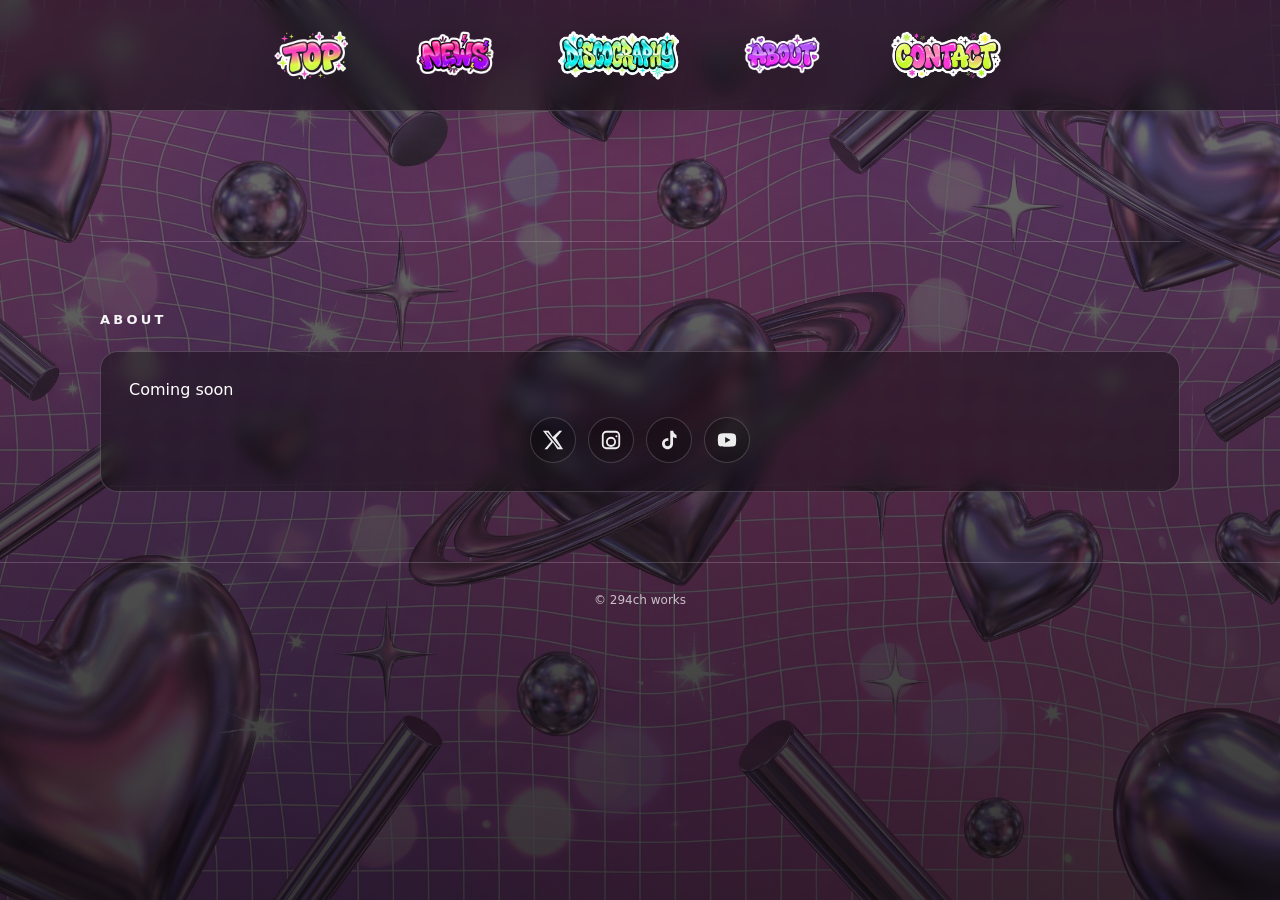
<file: discography.html>
<!doctype html>
<html lang="ja">
<head>
<meta charset="utf-8">
<meta name="viewport" content="width=device-width, initial-scale=1">
<title>ABOUT | 294.</title>
<link rel="icon" type="image/png" href="294_logo_White_AI_data_0226-removebg-preview.png">

<style>
*{margin:0;padding:0;box-sizing:border-box}
:root{--fg:#fff;--muted:rgba(255,255,255,.72);--line:rgba(255,255,255,.18);--soft:rgba(255,255,255,.10)}
body{color:var(--fg);font-family:ui-sans-serif,system-ui,-apple-system,"Hiragino Kaku Gothic ProN","Noto Sans JP",sans-serif;background:url("bg.png") center/cover no-repeat fixed}
a{color:inherit;text-decoration:none}
.container{max-width:1120px;margin:0 auto;padding:0 20px}
.bg-dim{min-height:100vh;background:linear-gradient(to bottom, rgba(0,0,0,.55), rgba(0,0,0,.78))}
.page-dim{position:fixed;inset:0;background:rgba(0,0,0,.22);opacity:0;transition:opacity .18s ease;pointer-events:none;z-index:9}
body.nav-hover .page-dim{opacity:1}

header{position:sticky;top:0;z-index:10;background:rgba(0,0,0,.45);backdrop-filter:blur(10px);border-bottom:1px solid var(--line)}
.header-inner{display:flex;justify-content:center;align-items:center;height:110px}

nav{display:flex;justify-content:center;gap:40px;align-items:center}
nav a{display:inline-flex;align-items:center;padding:10px 6px;transition:transform .22s ease, opacity .22s ease, filter .22s ease;transform:translateZ(0);position:relative;z-index:10}
.nav-sticker{height:90px;width:auto;display:block;filter:drop-shadow(0 20px 40px rgba(0,0,0,.65));transition:transform .22s ease, filter .22s ease}
@media (hover:hover) and (pointer:fine){
  nav:hover a{opacity:.25;filter:brightness(.78)}
  nav a:hover{opacity:1;filter:brightness(1);transform:scale(1.55);z-index:11}
  nav a:hover .nav-sticker{filter:drop-shadow(0 28px 55px rgba(0,0,0,.78))}
  nav a:active{transform:scale(1.42)}
}
@media (max-width:560px){
  .header-inner{height:88px}
  nav{width:100%;justify-content:center;gap:10px;overflow:hidden}
  nav a{padding:8px 0;flex:0 0 auto;justify-content:center;transform:none !important}
  .nav-sticker{height:56px}
}

.hero-mini{padding:90px 0 40px}
.section{padding:70px 0;border-top:1px solid var(--line)}
.section h2{font-size:13px;letter-spacing:.25em;margin-bottom:24px;opacity:.95}
.card{border:1px solid var(--line);background:rgba(0,0,0,.35);backdrop-filter:blur(8px);padding:28px;border-radius:18px}
footer{border-top:1px solid var(--line);padding:30px 0;font-size:12px;color:var(--muted);text-align:center}

/* ===== SNS icons（ABOUT用） ===== */
.sns{
  margin-top:18px;
  display:flex;
  gap:12px;
  justify-content:center;
  flex-wrap:wrap;
}
.sns a{
  width:46px;
  height:46px;
  border-radius:999px;
  border:1px solid var(--line);
  background:rgba(0,0,0,.22);
  display:inline-flex;
  align-items:center;
  justify-content:center;
  transition:transform .18s ease, background .18s ease, opacity .18s ease;
}
.sns a:hover{transform:scale(1.08); background:var(--soft)}
.sns svg{width:22px;height:22px;fill:#fff;opacity:.92}
.sns a:focus-visible{outline:2px solid rgba(255,255,255,.45); outline-offset:3px}
</style>
</head>

<body>
<div class="page-dim" aria-hidden="true"></div>
<div class="bg-dim">

<header>
  <div class="container header-inner">
    <nav aria-label="Site navigation">
      <a href="index.html" aria-label="TOP"><img class="nav-sticker" src="top_touka.png" alt="TOP"></a>
      <a href="news.html" aria-label="NEWS"><img class="nav-sticker" src="news_touka.png" alt="NEWS"></a>
      <a href="discography.html" aria-label="DISCOGRAPHY"><img class="nav-sticker" src="discography_touka.png" alt="DISCOGRAPHY"></a>
      <a href="about.html" aria-label="ABOUT"><img class="nav-sticker" src="about_touka.png" alt="ABOUT"></a>
      <a href="contact.html" aria-label="CONTACT"><img class="nav-sticker" src="contact_touka.png" alt="CONTACT"></a>
    </nav>
  </div>
</header>

<main class="container">
  <section class="hero-mini"></section>

  <section class="section">
    <h2>ABOUT</h2>
    <div class="card">
      Coming soon

      <div class="sns" aria-label="Social links">
        <!-- X -->
        <a href="https://x.com/294ch_com" target="_blank" rel="noopener" aria-label="X">
          <svg viewBox="0 0 24 24" aria-hidden="true">
            <path d="M18.9 2H22l-6.8 7.8L23 22h-6.2l-4.9-7.5L5.8 22H2.7l7.3-8.4L1 2h6.3l4.4 6.7L18.9 2Zm-1.1 18h1.7L6.2 3.9H4.4L17.8 20Z"/>
          </svg>
        </a>

        <!-- Instagram -->
        <a href="https://www.instagram.com/xxxxtestxxxx/" target="_blank" rel="noopener" aria-label="Instagram">
          <svg viewBox="0 0 24 24" aria-hidden="true">
            <path d="M7 2h10a5 5 0 0 1 5 5v10a5 5 0 0 1-5 5H7a5 5 0 0 1-5-5V7a5 5 0 0 1 5-5Zm10 2H7a3 3 0 0 0-3 3v10a3 3 0 0 0 3 3h10a3 3 0 0 0 3-3V7a3 3 0 0 0-3-3Zm-5 4.5A5.5 5.5 0 1 1 6.5 14 5.5 5.5 0 0 1 12 8.5Zm0 2A3.5 3.5 0 1 0 15.5 14 3.5 3.5 0 0 0 12 10.5ZM18 6.7a1.1 1.1 0 1 1-1.1 1.1A1.1 1.1 0 0 1 18 6.7Z"/>
          </svg>
        </a>

        <!-- TikTok -->
        <a href="https://www.tiktok.com/@xxxxtestxxxx" target="_blank" rel="noopener" aria-label="TikTok">
          <svg viewBox="0 0 24 24" aria-hidden="true">
            <path d="M16.6 2c.2 2.1 1.6 3.9 3.6 4.6V10c-1.4 0-2.7-.4-3.8-1.2V16c0 3.3-2.7 6-6 6s-6-2.7-6-6 2.7-6 6-6c.3 0 .6 0 .9.1V13c-.3-.1-.6-.2-.9-.2-1.6 0-3 1.3-3 3s1.3 3 3 3 3-1.3 3-3V2h3.2Z"/>
          </svg>
        </a>

        <!-- YouTube -->
        <a href="https://www.youtube.com/@xxxxtestxxxx" target="_blank" rel="noopener" aria-label="YouTube">
          <svg viewBox="0 0 24 24" aria-hidden="true">
            <path d="M21.6 7.2a3 3 0 0 0-2.1-2.1C17.8 4.6 12 4.6 12 4.6s-5.8 0-7.5.5A3 3 0 0 0 2.4 7.2 31.6 31.6 0 0 0 2 12a31.6 31.6 0 0 0 .4 4.8 3 3 0 0 0 2.1 2.1c1.7.5 7.5.5 7.5.5s5.8 0 7.5-.5a3 3 0 0 0 2.1-2.1A31.6 31.6 0 0 0 22 12a31.6 31.6 0 0 0-.4-4.8ZM10 15.3V8.7L15.8 12 10 15.3Z"/>
          </svg>
        </a>
      </div>
    </div>
  </section>
</main>

<footer>© 294ch works</footer>
</div>

<script>
const body = document.body;
const nav = document.querySelector("header nav");
if (nav) {
  nav.addEventListener("mouseenter", ()=> body.classList.add("nav-hover"));
  nav.addEventListener("mouseleave", ()=> body.classList.remove("nav-hover"));
  nav.addEventListener("focusin", ()=> body.classList.add("nav-hover"));
  nav.addEventListener("focusout", (e)=>{
    if(!nav.contains(e.relatedTarget)) body.classList.remove("nav-hover");
  });
}
</script>
</body>
</html>
</file>
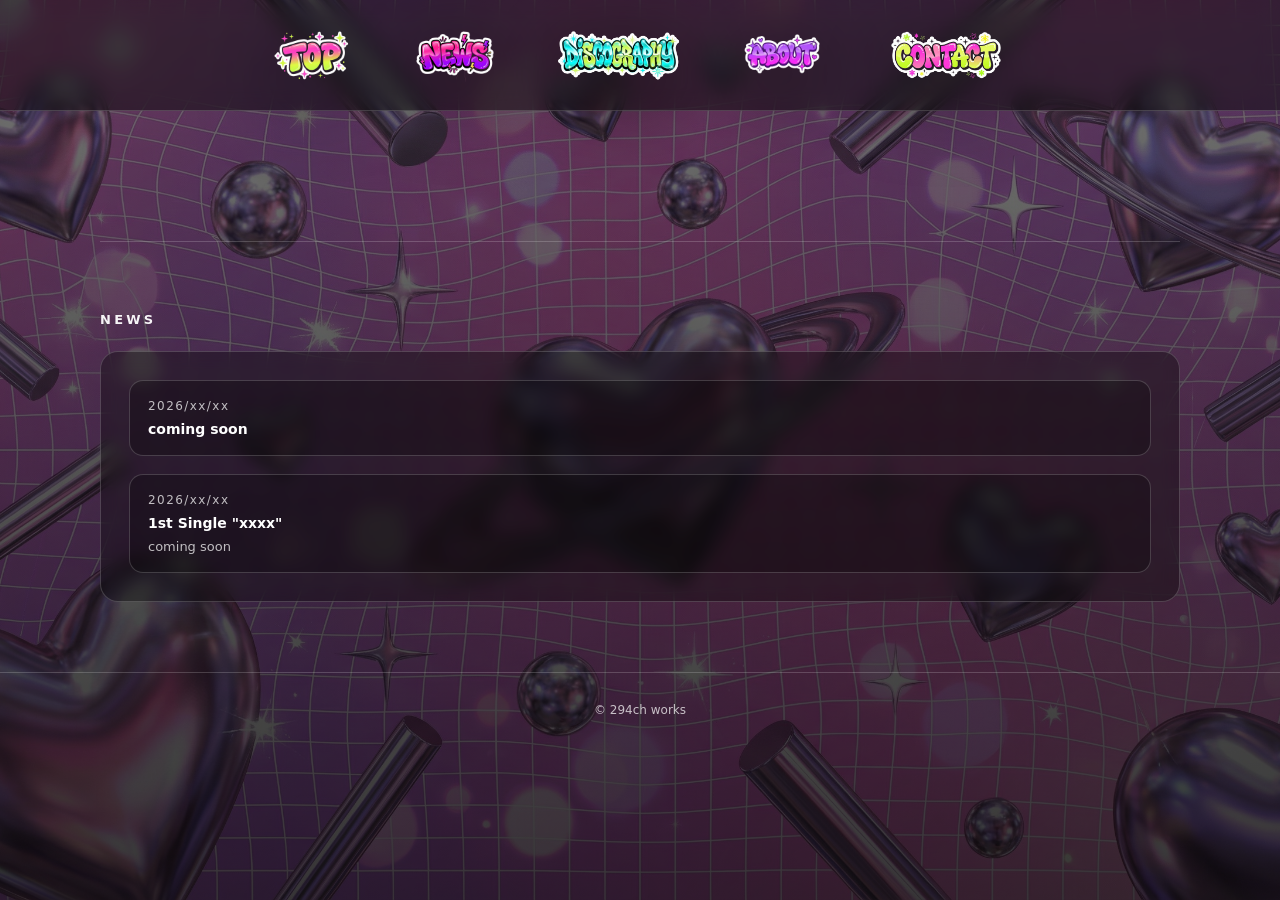
<file: news.html>
<!doctype html>
<html lang="ja">
<head>
<meta charset="utf-8">
<meta name="viewport" content="width=device-width, initial-scale=1">
<title>NEWS | 294.</title>
<link rel="icon" type="image/png" href="294_logo_White_AI_data_0226-removebg-preview.png">

<style>
*{margin:0;padding:0;box-sizing:border-box}
:root{
  --fg:#ffffff;
  --muted:rgba(255,255,255,.72);
  --line:rgba(255,255,255,.18);
  --soft:rgba(255,255,255,.10);
}
body{
  color:var(--fg);
  font-family: ui-sans-serif, system-ui, -apple-system,"Hiragino Kaku Gothic ProN","Noto Sans JP", sans-serif;
  background:url("bg.png") center / cover no-repeat fixed;
}
a{color:inherit;text-decoration:none}
.container{max-width:1120px;margin:0 auto;padding:0 20px}
.bg-dim{min-height:100vh;background:linear-gradient(to bottom, rgba(0,0,0,.55), rgba(0,0,0,.78))}
.page-dim{position:fixed;inset:0;background:rgba(0,0,0,.22);opacity:0;transition:opacity .18s ease;pointer-events:none;z-index:9}
body.nav-hover .page-dim{opacity:1}

header{position:sticky;top:0;z-index:10;background:rgba(0,0,0,.45);backdrop-filter:blur(10px);border-bottom:1px solid var(--line)}
.header-inner{display:flex;justify-content:center;align-items:center;height:110px}

nav{display:flex;justify-content:center;gap:40px;align-items:center}
nav a{display:inline-flex;align-items:center;padding:10px 6px;transition:transform .22s ease, opacity .22s ease, filter .22s ease;transform:translateZ(0);position:relative;z-index:10}
.nav-sticker{height:90px;width:auto;display:block;filter:drop-shadow(0 20px 40px rgba(0,0,0,.65));transition:transform .22s ease, filter .22s ease}
@media (hover:hover) and (pointer:fine){
  nav:hover a{opacity:.25;filter:brightness(.78)}
  nav a:hover{opacity:1;filter:brightness(1);transform:scale(1.55);z-index:11}
  nav a:hover .nav-sticker{filter:drop-shadow(0 28px 55px rgba(0,0,0,.78))}
  nav a:active{transform:scale(1.42)}
}
@media (max-width:560px){
  .header-inner{height:88px}
  nav{width:100%;justify-content:center;gap:10px;overflow:hidden}
  nav a{padding:8px 0;flex:0 0 auto;justify-content:center;transform:none !important}
  .nav-sticker{height:56px}
}

.hero-mini{padding:90px 0 40px}
.section{padding:70px 0;border-top:1px solid var(--line)}
.section h2{font-size:13px;letter-spacing:.25em;margin-bottom:24px;opacity:.95}
.card{
  border:1px solid var(--line);
  background:rgba(0,0,0,.35);
  backdrop-filter:blur(8px);
  padding:28px;
  border-radius:18px;
}

.news-list{display:flex;flex-direction:column;gap:18px}
.news-item{
  padding:18px 18px;
  border:1px solid var(--line);
  border-radius:14px;
  background:rgba(0,0,0,.28);
}
.news-date{font-size:12px;color:var(--muted);letter-spacing:.12em}
.news-title{margin-top:8px;font-size:14px;font-weight:700}
.news-sub{margin-top:8px;color:var(--muted);font-size:13px}

footer{border-top:1px solid var(--line);padding:30px 0;font-size:12px;color:var(--muted);text-align:center}
</style>
</head>

<body>
<div class="page-dim" aria-hidden="true"></div>
<div class="bg-dim">

<header>
  <div class="container header-inner">
    <nav aria-label="Site navigation">
      <a href="index.html" aria-label="TOP"><img class="nav-sticker" src="top_touka.png" alt="TOP"></a>
      <a href="news.html" aria-label="NEWS"><img class="nav-sticker" src="news_touka.png" alt="NEWS"></a>
      <a href="discography.html" aria-label="DISCOGRAPHY"><img class="nav-sticker" src="discography_touka.png" alt="DISCOGRAPHY"></a>
      <a href="about.html" aria-label="ABOUT"><img class="nav-sticker" src="about_touka.png" alt="ABOUT"></a>
      <a href="contact.html" aria-label="CONTACT"><img class="nav-sticker" src="contact_touka.png" alt="CONTACT"></a>
    </nav>
  </div>
</header>

<main class="container">
  <section class="hero-mini"></section>

  <section class="section">
    <h2>NEWS</h2>
    <div class="card">
      <div class="news-list">
        <div class="news-item" id="news-1">
          <div class="news-date">2026/xx/xx</div>
          <div class="news-title">coming soon</div>
        </div>

        <div class="news-item" id="news-2">
          <div class="news-date">2026/xx/xx</div>
          <div class="news-title">1st Single "xxxx"</div>
          <div class="news-sub">coming soon</div>
        </div>
      </div>
    </div>
  </section>
</main>

<footer>© 294ch works</footer>
</div>

<script>
const body = document.body;
const nav = document.querySelector("header nav");
if (nav) {
  nav.addEventListener("mouseenter", ()=> body.classList.add("nav-hover"));
  nav.addEventListener("mouseleave", ()=> body.classList.remove("nav-hover"));
  nav.addEventListener("focusin", ()=> body.classList.add("nav-hover"));
  nav.addEventListener("focusout", (e)=>{
    if(!nav.contains(e.relatedTarget)) body.classList.remove("nav-hover");
  });
}
</script>
</body>
</html>
</file>
<file: assets/site.css>
@import url('https://fonts.googleapis.com/css2?family=Inter:wght@400;500;600;700;800;900&family=Noto+Sans+JP:wght@400;500;700;900&display=swap');

:root{--ink:#08090d;--paper:#eef0f2;--silver:#c8cbd3;--lime:#c9ff37;--violet:#7448ff;--line:rgba(255,255,255,.18);--pad:clamp(20px,4vw,64px)}
*{box-sizing:border-box}html{scroll-behavior:smooth;background:var(--ink)}body{margin:0;background:var(--ink);color:var(--paper);font-family:Inter,"Noto Sans JP",sans-serif;line-height:1.6;overflow-x:hidden}a{color:inherit;text-decoration:none}img{display:block;max-width:100%}button,input,textarea{font:inherit}::selection{background:var(--lime);color:var(--ink)}
.site-header{position:fixed;inset:0 0 auto;z-index:50;height:84px;padding:0 var(--pad);display:flex;align-items:center;justify-content:space-between;border-bottom:1px solid rgba(255,255,255,.14);background:linear-gradient(#08090dd9,#08090d45);backdrop-filter:blur(14px)}
.wordmark{font-size:31px;font-weight:900;letter-spacing:-.1em;line-height:1}.wordmark span,.page-title h1 span{color:var(--lime)}
.site-nav{display:flex;align-items:center;gap:clamp(20px,3vw,52px)}.site-nav a{position:relative;font-size:11px;font-weight:700;letter-spacing:.16em;color:#b7bac3}.site-nav a:hover,.site-nav a.active{color:#fff}.site-nav a.active:after{content:"";position:absolute;left:0;right:0;bottom:-12px;height:2px;background:var(--lime);box-shadow:0 0 12px var(--lime)}
.menu-button{display:none}
.hero{height:100svh;min-height:680px;position:relative;isolation:isolate;overflow:hidden;border:10px solid #08090d}.tunnel-stage{position:absolute;inset:-4%;z-index:-4;overflow:hidden;background:#050609}.hero-art,.hero-canvas{position:absolute;inset:0;width:100%;height:100%;object-fit:cover;object-position:center}.tunnel-layer{transform-origin:70% 69%;will-change:transform,opacity;animation:tunnel-flight 12s linear infinite}.tunnel-one{animation-delay:0s}.tunnel-two{animation-delay:-4s}.tunnel-three{animation-delay:-8s}.hero-canvas{opacity:0;transition:opacity .8s ease;filter:saturate(1.08) contrast(1.04);will-change:contents}.hero.canvas-ready .hero-canvas{opacity:1}.hero.canvas-ready .hero-art{opacity:0}.hero-shade{position:absolute;inset:0;z-index:-2;background:linear-gradient(90deg,rgba(8,9,13,.52) 0%,rgba(8,9,13,.12) 46%,rgba(8,9,13,.01)),linear-gradient(0deg,rgba(8,9,13,.58),transparent 40%)}.hero:after{content:"";position:absolute;inset:0;z-index:-1;background-image:linear-gradient(rgba(255,255,255,.035) 1px,transparent 1px),linear-gradient(90deg,rgba(255,255,255,.035) 1px,transparent 1px);background-size:42px 42px;mask-image:linear-gradient(to right,#000,transparent 72%);mix-blend-mode:screen}
.hero-copy{position:absolute;left:var(--pad);top:50%;transform:translateY(-43%);z-index:4}.eyebrow{font-size:10px;font-weight:700;letter-spacing:.28em;color:#c7cad2}.hero h1{position:relative;margin:8px 0 0;font-size:clamp(150px,26vw,420px);font-weight:900;line-height:.7;letter-spacing:-.11em;filter:drop-shadow(5px 5px 0 #7b45ff99)}.hero h1 span,.hero h1 i{background:none;color:rgba(4,5,8,.2);-webkit-text-stroke:clamp(1.5px,.18vw,3px) #f2f1f8;filter:drop-shadow(0 8px 22px #000)}.hero h1 i{font-style:normal}.hero h1:after{content:"294.";position:absolute;left:12%;top:48%;font-size:.28em;line-height:1;color:#fff;-webkit-text-stroke:0;letter-spacing:-.1em;text-shadow:4px 4px 0 #7748ff,7px 7px 0 #1d70ff;transform:rotate(-4deg)}.hero-footer{position:absolute;bottom:50px;left:var(--pad);right:var(--pad);z-index:5;display:flex;justify-content:space-between;font-family:monospace;font-size:9px;letter-spacing:.2em}.hero-footer a{color:var(--lime)}
.y2k-layer{position:absolute;inset:0;z-index:3;pointer-events:none;font-family:monospace}.pixel-star{position:absolute;color:#fff;font-size:clamp(22px,3vw,42px);text-shadow:0 0 12px #80e8ff,3px 3px 0 #6944ff;animation:star-pulse 2.2s steps(2,end) infinite}.star-a{right:9%;top:24%}.star-b{right:40%;bottom:20%;animation-delay:-1.1s}.hud-code,.hud-time{position:absolute;border:1px solid rgba(211,255,73,.7);background:rgba(6,8,15,.58);backdrop-filter:blur(8px);padding:6px 10px;color:var(--lime);font-size:8px;letter-spacing:.12em;box-shadow:3px 3px 0 #623cff88}.hud-code{left:var(--pad);top:15%}.hud-time{right:var(--pad);top:15%}.corner{position:absolute;width:72px;height:72px;border-color:rgba(255,255,255,.72)}.corner-a{left:20px;top:95px;border-left:1px solid;border-top:1px solid}.corner-b{right:20px;bottom:60px;border-right:1px solid;border-bottom:1px solid}.signal-strip{position:absolute;left:0;right:0;bottom:0;z-index:8;height:25px;display:flex;overflow:hidden;background:var(--lime);color:#0b0d11;font:800 9px/25px monospace;letter-spacing:.12em;white-space:nowrap;transform:rotate(-.35deg) scale(1.02)}.signal-strip span{display:block;min-width:max-content;animation:ticker 16s linear infinite}
.object-stage{position:absolute;inset:0;z-index:-3;pointer-events:none;overflow:hidden}.object-layer{position:absolute;display:block;aspect-ratio:1.5;background-image:url('/assets/images/294-y2k-objects-v3-alpha.png');background-repeat:no-repeat;background-size:200% 200%;filter:drop-shadow(0 18px 28px rgba(58,32,156,.38));will-change:transform;--px:0px;--py:0px}.object-planet{width:clamp(330px,38vw,620px);right:-4%;top:6%;background-position:0 0;animation:float-planet 9s ease-in-out infinite}.object-heart{width:clamp(220px,24vw,390px);right:4%;bottom:7%;background-position:100% 0;animation:float-heart 7.4s ease-in-out infinite}.object-stars{width:clamp(180px,21vw,340px);left:32%;top:8%;background-position:0 100%;animation:float-stars 6.8s ease-in-out infinite}.object-blob{width:clamp(250px,29vw,470px);right:29%;bottom:-11%;background-position:100% 100%;animation:float-blob 10.5s ease-in-out infinite}.object-heart-mini{width:clamp(90px,10vw,160px);left:37%;bottom:12%;background-position:100% 0;animation:float-heart-mini 5.8s ease-in-out infinite}.object-stars-mini{width:clamp(110px,13vw,210px);right:1%;top:43%;background-position:0 100%;animation:float-stars-mini 5.2s ease-in-out infinite}
.section{padding:clamp(90px,12vw,180px) var(--pad)}.section-head{display:grid;grid-template-columns:1fr 2fr auto;align-items:end;padding-bottom:32px;border-bottom:1px solid var(--line)}.section-head p,.section-head a{font-size:10px;letter-spacing:.18em}.section-head h2{margin:0;font-size:clamp(62px,10vw,150px);line-height:.7;letter-spacing:-.09em}.section-head a{color:var(--lime)}
.news-feature{display:grid;grid-template-columns:1fr 2fr auto;gap:30px;align-items:center;padding:32px 4px;border-bottom:1px solid var(--line);transition:.25s}.news-feature:hover{padding-left:16px;background:linear-gradient(90deg,rgba(201,255,55,.08),transparent)}.news-date{font-size:11px;color:#898d98;letter-spacing:.12em}.news-title{font-size:clamp(14px,2vw,24px);font-weight:600;letter-spacing:-.03em}.arrow{font-size:24px;color:var(--lime)}
.statement{padding:clamp(110px,16vw,230px) var(--pad);background:#d7d9df;color:#0b0c10;position:relative;overflow:hidden}.statement:after{content:"294.";position:absolute;right:-.05em;bottom:-.32em;font-size:36vw;font-weight:900;letter-spacing:-.13em;color:#c9ccd3;z-index:0}.statement>*{position:relative;z-index:1}.statement .eyebrow{color:#4d5059}.statement-copy{margin:30px 0 56px;font-size:clamp(48px,9.3vw,142px);font-weight:900;line-height:.78;letter-spacing:-.09em}.statement-copy span{color:transparent;-webkit-text-stroke:1px #333741}.pill{display:inline-flex;gap:80px;align-items:center;border:1px solid #1d1f27;border-radius:100px;padding:18px 24px;font-size:11px;font-weight:700;letter-spacing:.14em}.pill:hover{background:#0b0c10;color:#fff}.pill span{color:var(--violet)}
.music-tease{min-height:90vh;padding:clamp(100px,12vw,180px) var(--pad);display:grid;grid-template-columns:1fr 1fr;align-items:center;gap:8vw;background:radial-gradient(circle at 25% 50%,#33216d 0,transparent 37%),#08090d}.music-tease h2{font-size:clamp(52px,8vw,124px);line-height:.82;letter-spacing:-.08em;margin:24px 0 52px}.text-link{font-size:11px;font-weight:700;letter-spacing:.16em;color:var(--lime);border-bottom:1px solid var(--lime);padding-bottom:8px}
.orb{aspect-ratio:1;border-radius:50%;display:grid;place-items:center;position:relative;background:radial-gradient(circle at 38% 34%,#fff 0,#8cc8ff 8%,#7250ff 23%,#1b153a 46%,#05060a 68%);box-shadow:inset -26px -28px 50px #000,0 0 80px #7048ff44;overflow:hidden}.orb:after{content:"";position:absolute;width:130%;height:18%;background:linear-gradient(90deg,transparent,#fff9,transparent);transform:rotate(-24deg);filter:blur(12px)}.orb span{font-size:clamp(52px,10vw,160px);font-weight:900;letter-spacing:-.11em;mix-blend-mode:overlay}
.site-footer{min-height:220px;padding:60px var(--pad) 28px;display:grid;grid-template-columns:1fr 2fr auto;align-items:end;border-top:1px solid var(--line)}.footer-links{display:flex;justify-content:center;gap:30px;font-size:10px;letter-spacing:.14em}.site-footer small{font-size:9px;color:#7d818b;letter-spacing:.14em}
.subpage{padding-top:84px;min-height:100vh}.page-title{padding:clamp(110px,14vw,210px) var(--pad) clamp(70px,8vw,120px);border-bottom:1px solid var(--line);background:radial-gradient(circle at 80% 20%,#44299855,transparent 30%)}.page-title h1{font-size:clamp(84px,18vw,270px);line-height:.75;letter-spacing:-.1em;margin:30px 0}.page-title>p:last-child{font-size:11px;letter-spacing:.18em;color:#9da1aa}
.news-list{padding:0 var(--pad) 140px}.news-row{display:grid;grid-template-columns:1fr 3fr auto;gap:40px;padding:48px 0;border-bottom:1px solid var(--line)}.news-row time{font-size:11px;color:#858995;letter-spacing:.12em}.news-row h2{font-size:clamp(22px,3vw,42px);letter-spacing:-.05em;margin:16px 0 10px}.news-row p{max-width:700px;color:#9296a0;font-size:13px}.news-row>b{font-size:24px;color:var(--lime)}.chip{border:1px solid #4b4f5a;border-radius:30px;padding:5px 9px;font-size:8px;letter-spacing:.18em;color:var(--lime)}
.release-hero{padding:80px var(--pad) 150px;display:grid;grid-template-columns:minmax(280px,560px) 1fr;gap:8vw;align-items:center}.release-art{padding:5%;background:linear-gradient(145deg,#d9dce3,#666b78);box-shadow:0 30px 100px #000}.release-info h2{font-size:clamp(48px,7vw,106px);line-height:.82;letter-spacing:-.08em;margin:26px 0}.release-info>p{font-size:11px;letter-spacing:.2em;color:#999da6}.platforms{margin-top:50px;display:flex;flex-wrap:wrap;gap:8px}.platforms span{padding:10px 14px;border:1px solid #383b45;border-radius:40px;color:#737782;font-size:8px;letter-spacing:.12em}
.profile-grid{display:grid;grid-template-columns:1.1fr .9fr;min-height:780px}.profile-visual{min-height:650px;overflow:hidden}.profile-visual img{width:100%;height:100%;object-fit:cover}.profile-copy{padding:clamp(60px,8vw,130px) var(--pad);align-self:center}.profile-copy .lead{font-size:clamp(28px,4vw,54px);font-weight:700;line-height:1.45;letter-spacing:-.04em}.profile-copy>p:not(.lead):not(.profile-note){max-width:600px;color:#a4a8b1;font-size:14px;line-height:2}.profile-note{margin:42px 0;font-size:9px;letter-spacing:.2em;color:var(--lime)}.social-stack a{display:flex;justify-content:space-between;padding:16px 0;border-bottom:1px solid var(--line);font-size:10px;letter-spacing:.12em}.social-stack b{font-weight:500;color:#8a8e98}
.contact-layout{padding:80px var(--pad) 150px;display:grid;grid-template-columns:1fr 1fr;gap:8vw}.contact-lead{font-size:clamp(46px,6.5vw,96px);font-weight:900;line-height:.82;letter-spacing:-.07em;margin:0 0 40px}.contact-lead i{color:var(--lime);font-style:normal}.contact-layout>div>p:last-child{font-size:12px;color:#8f939d}.contact-form{display:grid;gap:26px}.contact-form label{display:grid;gap:10px;font-size:9px;letter-spacing:.18em;color:#a4a8b1}.contact-form input,.contact-form textarea{width:100%;border:0;border-bottom:1px solid #454953;background:transparent;color:#fff;padding:12px 0;border-radius:0;outline:none}.contact-form input:focus,.contact-form textarea:focus{border-color:var(--lime)}.contact-form textarea{min-height:140px;resize:vertical}.contact-form button{margin-top:14px;background:var(--lime);color:#0a0b0e;border:0;border-radius:50px;padding:18px 24px;font-size:11px;font-weight:800;letter-spacing:.14em;display:flex;justify-content:space-between;cursor:pointer}.contact-form button:hover{filter:brightness(1.12)}
.reveal{opacity:0;transform:translateY(24px);transition:opacity .8s ease,transform .8s ease}.reveal.visible{opacity:1;transform:none}@keyframes hero-in{from{opacity:0}to{opacity:1}}@keyframes star-pulse{0%,100%{opacity:.35;transform:scale(.7) rotate(0)}50%{opacity:1;transform:scale(1.2) rotate(45deg)}}@keyframes ticker{to{transform:translateX(-100%)}}@keyframes float-planet{0%,100%{transform:translate3d(calc(var(--px) - 8px),calc(var(--py) - 12px),0) rotate(-4deg)}50%{transform:translate3d(calc(var(--px) + 14px),calc(var(--py) + 16px),0) rotate(5deg)}}@keyframes float-heart{0%,100%{transform:translate3d(calc(var(--px) + 5px),calc(var(--py) + 12px),0) rotate(8deg) scale(.96)}50%{transform:translate3d(calc(var(--px) - 16px),calc(var(--py) - 16px),0) rotate(-7deg) scale(1.05)}}@keyframes float-stars{0%,100%{transform:translate3d(calc(var(--px) - 14px),calc(var(--py) + 4px),0) rotate(-10deg)}50%{transform:translate3d(calc(var(--px) + 16px),calc(var(--py) - 14px),0) rotate(9deg)}}@keyframes float-blob{0%,100%{transform:translate3d(calc(var(--px) + 10px),calc(var(--py) + 10px),0) rotate(-5deg) scale(1)}50%{transform:translate3d(calc(var(--px) - 18px),calc(var(--py) - 10px),0) rotate(7deg) scale(1.08)}}@keyframes float-heart-mini{0%,100%{transform:translate3d(calc(var(--px) - 5px),calc(var(--py) - 14px),0) rotate(-12deg)}50%{transform:translate3d(calc(var(--px) + 12px),calc(var(--py) + 12px),0) rotate(13deg)}}@keyframes float-stars-mini{0%,100%{transform:translate3d(calc(var(--px) + 8px),calc(var(--py) - 8px),0) rotate(0) scale(.92)}50%{transform:translate3d(calc(var(--px) - 10px),calc(var(--py) + 14px),0) rotate(18deg) scale(1.08)}}
@media(max-width:760px){.site-header{height:66px}.subpage{padding-top:66px}.site-nav{position:fixed;inset:66px 0 0;background:#090a0e;display:flex;flex-direction:column;align-items:flex-start;justify-content:center;padding:10vw;gap:22px;transform:translateX(100%);transition:.35s}.site-nav.open{transform:none}.site-nav a{font-size:10vw;line-height:1;letter-spacing:-.05em;font-weight:900}.site-nav a.active:after{left:auto;bottom:8px;width:18px}.menu-button{display:grid;grid-template-columns:22px auto;align-items:center;gap:2px 8px;border:0;color:#fff;background:none;padding:10px 0}.menu-button span{display:block;grid-column:1;width:22px;height:1px;background:#fff}.menu-button b{grid-column:2;grid-row:1/4;font-size:8px;letter-spacing:.12em}.hero{min-height:650px}.hero-art{object-position:58% center}.hero-shade{background:linear-gradient(0deg,#08090de8,transparent 70%),linear-gradient(90deg,#08090d9c,transparent)}.hero-copy{top:auto;bottom:95px;transform:none}.hero h1{font-size:40vw}.hero-tagline{margin-top:30px;font-size:22px}.hero-footer span{display:none}.hero-footer{justify-content:flex-end}.section-head{grid-template-columns:1fr auto}.section-head h2{grid-column:1/3;grid-row:2;font-size:22vw;margin-top:30px}.section-head a{grid-column:2;grid-row:1}.news-feature{grid-template-columns:1fr auto;gap:12px}.news-title{grid-column:1/2}.news-feature .arrow{grid-column:2;grid-row:1/3}.statement-copy{font-size:14vw;line-height:.84}.music-tease{grid-template-columns:1fr;min-height:auto}.music-tease .orb{max-width:85vw}.site-footer{grid-template-columns:1fr auto;gap:40px}.footer-links{grid-column:1/3;grid-row:1;justify-content:flex-start}.site-footer small{font-size:7px}.page-title{padding-top:100px}.page-title h1{font-size:25vw}.news-row{grid-template-columns:1fr auto;gap:10px}.news-row div{grid-column:1/3}.release-hero,.profile-grid,.contact-layout{grid-template-columns:1fr}.release-hero{padding-top:50px}.release-info h2{font-size:14vw}.profile-visual{min-height:430px}.contact-layout{padding-top:60px}.contact-lead{font-size:13vw}}
@media(max-width:760px){.object-planet{width:92vw;right:-45%;top:10%}.object-heart{width:58vw;right:-14%;bottom:17%}.object-stars{width:48vw;left:-8%;top:14%}.object-blob{width:66vw;right:19%;bottom:-4%}.object-heart-mini{width:25vw;left:13%;bottom:31%}.object-stars-mini{width:31vw;right:-8%;top:45%}.hud-time{display:none}.hero h1:after{font-size:.34em;top:55%;left:8%}}
@media(prefers-reduced-motion:reduce){*{scroll-behavior:auto!important;animation:none!important;transition:none!important}.reveal{opacity:1;transform:none}.hero-canvas{display:none}.hero-art{opacity:1!important}}
@keyframes tunnel-flight{0%{opacity:0;transform:scale(.92)}10%{opacity:.8}30%{opacity:.96}45%{opacity:0;transform:scale(2.25)}100%{opacity:0;transform:scale(2.25)}}

/* Hi-DPI procedural tunnel: the raster texture is only a subtle color layer. */
.tunnel-stage{position:absolute;inset:-2%;z-index:-4;overflow:hidden;background:#030408}
.tunnel-texture{position:absolute;inset:0;z-index:1;width:100%;height:100%;object-fit:cover;object-position:center;opacity:.1;filter:saturate(1.15) contrast(1.16);mix-blend-mode:screen}
.tunnel-canvas{position:absolute;inset:0;z-index:0;width:100%;height:100%;display:block}

/* Compact custom social marks keep the footer/profile consistent with the Y2K UI. */
.footer-links a{display:inline-flex;align-items:center;gap:8px}
.footer-links b{font:inherit;font-weight:600}
.social-icon{position:relative;display:inline-grid;place-items:center;width:27px;height:27px;flex:none;overflow:hidden;border:1px solid rgba(255,255,255,.72);background:linear-gradient(145deg,rgba(255,255,255,.24),rgba(73,46,164,.54));color:#fff;box-shadow:2px 2px 0 rgba(112,72,255,.9),inset 0 0 8px rgba(255,255,255,.2);font-style:normal;line-height:1;transition:transform .2s ease,box-shadow .2s ease}
a:hover>.social-icon,a:hover span>.social-icon{transform:translate(-1px,-1px);box-shadow:4px 4px 0 rgba(112,72,255,.9),inset 0 0 8px rgba(255,255,255,.28)}
.social-x{border-radius:50%;font-size:11px;font-weight:900;letter-spacing:-.08em;background:linear-gradient(145deg,#30333c,#050608)}
.social-instagram{border-radius:8px;background:radial-gradient(circle at 67% 70%,#ffe15f 0 11%,transparent 12%),radial-gradient(circle at 33% 92%,#ff7043 0 22%,transparent 45%),linear-gradient(135deg,#7b36ff,#f72585 58%,#ffba49)}
.social-instagram:before{content:"";position:absolute;width:13px;height:13px;border:2px solid #fff;border-radius:5px}
.social-instagram:after{content:"";position:absolute;width:3px;height:3px;right:5px;top:5px;border-radius:50%;background:#fff}
.social-youtube{border-radius:8px;background:linear-gradient(145deg,#ff3d63,#df002b)}
.social-youtube:before{content:"";width:0;height:0;margin-left:2px;border-top:5px solid transparent;border-bottom:5px solid transparent;border-left:8px solid #fff;filter:drop-shadow(0 0 2px rgba(255,255,255,.5))}
.social-stack span{display:inline-flex;align-items:center;gap:11px}
.social-stack .social-icon{width:31px;height:31px}

@media(max-width:760px){.footer-links{gap:14px;flex-wrap:wrap}.footer-links a{gap:6px}.footer-links b{font-size:8px}.tunnel-stage{inset:-1%}}
@media(prefers-reduced-motion:reduce){.tunnel-canvas{display:block}}

/* 2026.09 brand and first-single update */
.wordmark{display:inline-flex;align-items:center;width:94px;height:50px;font-size:0;letter-spacing:0}
.wordmark img{width:100%;height:auto;filter:drop-shadow(0 0 10px rgba(180,205,255,.35))}
.hero-copy{width:min(58vw,850px)}
.hero h1.hero-logo{width:100%;margin:0;font-size:0;line-height:1;letter-spacing:0;filter:drop-shadow(9px 13px 0 rgba(103,65,255,.28))}
.hero h1.hero-logo:after{display:none}
.hero h1.hero-logo img{width:100%;height:auto;filter:drop-shadow(0 16px 35px rgba(0,0,0,.68))}
.single-art-card{position:relative;display:block;max-width:680px;padding:10px;background:linear-gradient(145deg,#fff,#7a74a0 48%,#2d235d);box-shadow:18px 22px 0 rgba(112,72,255,.2),0 35px 100px rgba(0,0,0,.6);transform:rotate(-1.5deg);transition:transform .35s ease,box-shadow .35s ease}
.single-art-card:hover{transform:rotate(0) translateY(-5px);box-shadow:22px 28px 0 rgba(112,72,255,.28),0 40px 110px rgba(0,0,0,.7)}
.single-art-card img{width:100%;aspect-ratio:1;object-fit:cover}
.single-art-card span{position:absolute;right:-12px;bottom:22px;padding:8px 12px;background:var(--lime);color:#08090d;font:800 9px/1 monospace;letter-spacing:.14em;box-shadow:4px 4px 0 #7448ff}
.release-status{margin:-32px 0 42px;color:#ff95f1;font-size:13px;font-weight:700;letter-spacing:.12em}
.release-cover{padding:9px;background:linear-gradient(145deg,#fff,#a79ac8 46%,#4c2a87)}
.release-cover img{width:100%;aspect-ratio:1;object-fit:cover}
.release-description{max-width:580px;margin-top:28px!important;color:#b7bac3!important;font-size:13px!important;letter-spacing:0!important;line-height:1.9}
.platforms a{display:inline-flex;padding:12px 18px;border:1px solid var(--lime);border-radius:40px;color:var(--lime);font-size:9px;font-weight:800;letter-spacing:.14em;transition:.2s}
.platforms a:hover{background:var(--lime);color:#08090d;box-shadow:0 0 25px rgba(201,255,55,.25)}
.news-release{grid-template-columns:1fr 2.2fr minmax(180px,280px);align-items:center}
.news-release>img{width:100%;aspect-ratio:1;object-fit:cover;padding:5px;background:linear-gradient(145deg,#fff,#7851b5);box-shadow:10px 12px 0 rgba(112,72,255,.18)}
.news-cta{display:inline-block;margin-top:20px;color:var(--lime);font-size:9px;font-weight:800;letter-spacing:.15em;border-bottom:1px solid var(--lime);padding-bottom:6px}
.page-title h1.profile-logo-title{width:min(55vw,820px);margin:28px 0;font-size:0;line-height:1;letter-spacing:0}
.profile-logo-title img{width:100%;height:auto;filter:drop-shadow(8px 12px 0 rgba(112,72,255,.25))}
.profile-brand-panel{position:relative;display:grid;place-items:center;background:radial-gradient(circle at 30% 25%,rgba(255,145,235,.3),transparent 34%),radial-gradient(circle at 70% 72%,rgba(112,72,255,.45),transparent 38%),#10101a}
.profile-brand-panel:before{content:"";position:absolute;inset:0;background-image:linear-gradient(rgba(255,255,255,.08) 1px,transparent 1px),linear-gradient(90deg,rgba(255,255,255,.08) 1px,transparent 1px);background-size:44px 44px;mask-image:linear-gradient(#000,transparent 88%)}
.profile-brand-panel img{position:relative;width:78%;height:auto;object-fit:contain;padding:0;filter:drop-shadow(0 22px 45px rgba(0,0,0,.55))}

@media(max-width:760px){.wordmark{width:78px;height:44px}.hero-copy{width:88vw;left:5vw;bottom:125px}.hero h1.hero-logo{width:100%}.music-tease h2{font-size:13vw}.single-art-card{max-width:88vw;margin:0 auto}.release-status{margin:-28px 0 36px}.news-release{grid-template-columns:1fr auto}.news-release>img{grid-column:1/3;width:min(100%,420px);margin-top:22px}.page-title h1.profile-logo-title{width:88vw}.profile-brand-panel{min-height:430px}.profile-brand-panel img{width:88%}}
</file>
